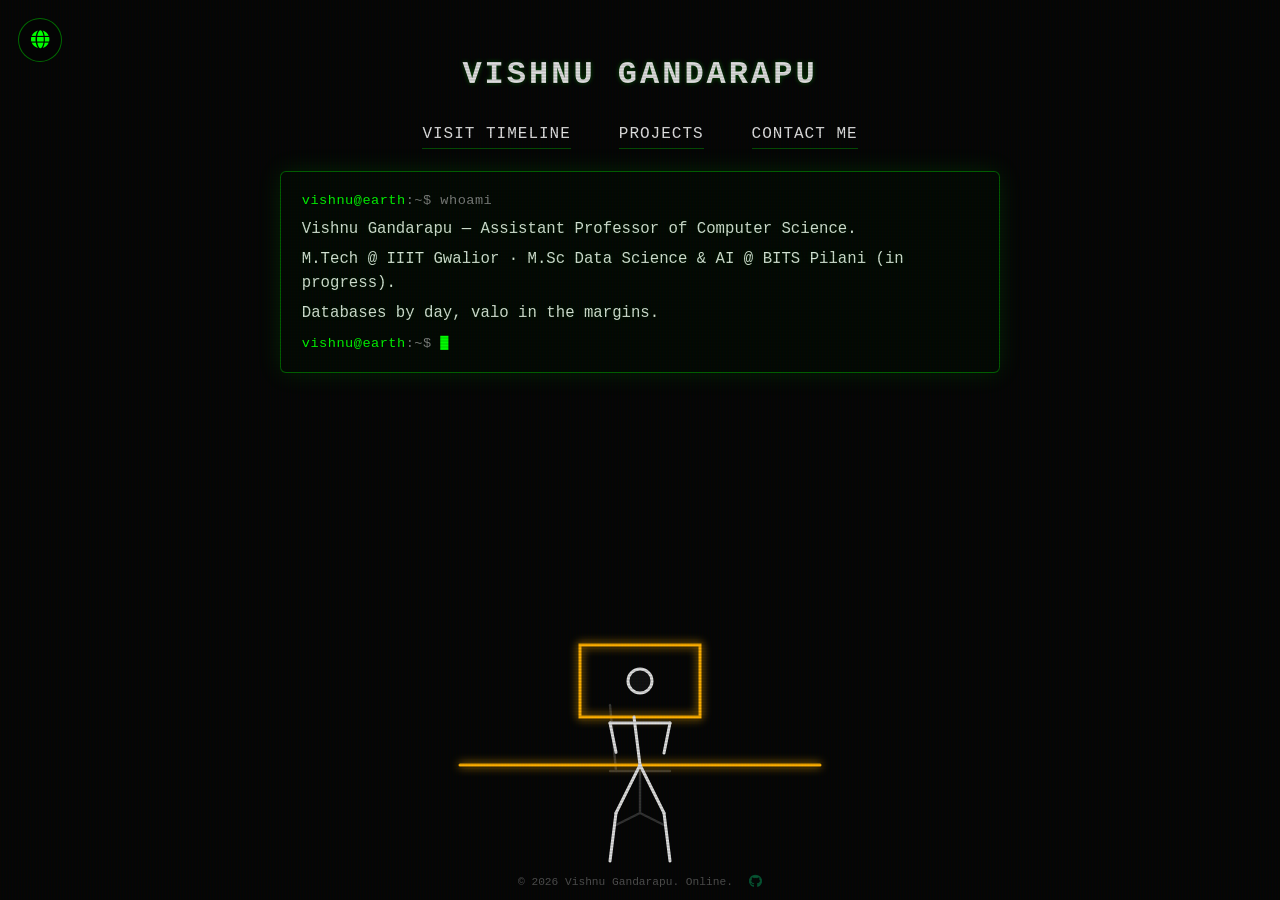
<file: index.html>
<!DOCTYPE html>
<html lang="en">

<head>
    <!-- ========== META INFORMATION ========== -->
    <!-- Character encoding and viewport settings for mobile responsiveness -->
    <meta charset="UTF-8">
    <meta name="viewport" content="width=device-width, initial-scale=1.0">
    <meta name="description"
        content="Vishnu Gandarapu — Assistant Professor of Computer Science. Databases, security, and applied engineering.">
    <meta name="author" content="Vishnu Gandarapu">
    <meta name="theme-color" content="#050505">
    <link rel="canonical" href="https://www.vishnugandarapu.in/">

    <!-- Page title shown in browser tab -->
    <title>Vishnu Gandarapu</title>

    <!-- ========== SOCIAL SHARING (Open Graph / Twitter) ========== -->
    <!-- Controls the preview card shown when the link is shared on -->
    <!-- LinkedIn, WhatsApp, X, Slack, etc. Replace og-image with a -->
    <!-- dedicated 1200x630 image for the best-looking card. -->
    <meta property="og:type" content="website">
    <meta property="og:site_name" content="Vishnu Gandarapu">
    <meta property="og:title" content="Vishnu Gandarapu">
    <meta property="og:description"
        content="Assistant Professor of Computer Science. Databases, security, and applied engineering.">
    <meta property="og:url" content="https://www.vishnugandarapu.in/">
    <meta property="og:image" content="https://www.vishnugandarapu.in/favicon/android-chrome-512x512.png">
    <meta name="twitter:card" content="summary_large_image">
    <meta name="twitter:title" content="Vishnu Gandarapu">
    <meta name="twitter:description"
        content="Assistant Professor of Computer Science.">
    <meta name="twitter:image" content="https://www.vishnugandarapu.in/favicon/android-chrome-512x512.png">

    <!-- ========== STYLESHEETS ========== -->
    <!-- Main stylesheet for hacker/terminal aesthetic -->
    <link rel="preload" href="./homepage/logz.txt" as="fetch" crossorigin>
    <link rel="stylesheet" href="./homepage/index.css">

    <!-- ========== FAVICON & PWA ========== -->
    <!-- Favicon files for different devices and browser tabs -->
    <link rel="apple-touch-icon" sizes="180x180" href="./favicon/apple-touch-icon.png">
    <link rel="icon" type="image/png" sizes="32x32" href="./favicon/favicon-32x32.png">
    <link rel="icon" type="image/png" sizes="16x16" href="./favicon/favicon-16x16.png">
    <!-- PWA manifest for installable web app -->
    <link rel="manifest" href="./favicon/site.webmanifest">

    <!-- ========== EXTERNAL LIBRARIES ========== -->
    <!-- Font Awesome icons for social media links and UI elements -->
    <link rel="stylesheet" href="https://cdnjs.cloudflare.com/ajax/libs/font-awesome/6.4.0/css/all.min.css" />
</head>

<body>

    <!-- ========== DISCO SPECTRUM TOGGLE ========== -->
    <!-- Top-left globe button. Click "irradiates" the background with an -->
    <!-- animated spectrum of the log-text palette, like an old radio dial. -->
    <button id="disco-toggle" type="button" aria-pressed="false" title="Disco mode"
        aria-label="Toggle disco spectrum background">
        <i class="fa-solid fa-globe"></i>
    </button>

    <!-- Full-screen spectrum layer (behind everything). Hidden until toggled. -->
    <div id="spectrum-bg" aria-hidden="true"></div>

    <!-- ========== UI LAYER: Hero and Navigation ========== -->
    <!-- Contains: Hero name title and navigation links to other pages -->
    <!-- z-index: 50 - appears above canvas animation, below scanlines -->
    <div id="ui-layer">
        <h1 class="hero-name">Vishnu Gandarapu</h1>

        <!-- Navigation links to subpages -->
        <div class="nav-links">
            <a class="cyber-link" href="timeline/">Visit Timeline</a>
            <a class="cyber-link" href="projects/">Projects</a>
            <a class="cyber-link" href="contact/">Contact Me</a>
        </div>

        <!-- ========== ABOUT CARD: terminal `whoami` bio ========== -->
        <!-- Fills the central space and gives a real, human introduction -->
        <!-- for the visitors who want substance, not just the animation. -->
        <section id="about-card" aria-label="About Vishnu Gandarapu">
            <p class="about-prompt"><span class="about-user">vishnu@earth</span>:~$ whoami</p>
            <p class="about-line">Vishnu Gandarapu — Assistant Professor of Computer Science.</p>
            <p class="about-line">M.Tech @ IIIT Gwalior &middot; M.Sc Data Science &amp; AI @ BITS Pilani (in progress).</p>
            <p class="about-line">Databases by day, valo in the margins.</p>
            <p class="about-prompt about-cursor"><span class="about-user">vishnu@earth</span>:~$ <span
                    class="blink">&#9608;</span></p>
        </section>
    </div>

    <!-- ========== LOG STREAM: Terminal Display ========== -->
    <!-- Shows random logs in terminal style, simulating "system activity" -->
    <!-- Logs loaded from logz.txt file via JavaScript -->
    <!-- Updated every 600-1800ms with random log entries -->
    <div id="log-stream"></div>

    <!-- ========== FOOTER: Status Message ========== -->
    <!-- Shows copyright and system status message at bottom of page -->
    <div id="footer">
        &copy; 2026 Vishnu Gandarapu. Online.
        <span class="footer-profiles">
            <a href="https://github.com/gv1shnu" target="_blank" rel="noopener" title="GitHub"><i
                    class="fa-brands fa-github"></i></a>
        </span>
    </div>

    <!-- ========== CANVAS: Animation Layer ========== -->
    <!-- HTML5 Canvas where the animated avatar is drawn -->
    <!-- Rendered from index.js - shows stick figure character with different states -->
    <!-- z-index: 1 - behind all UI elements -->
    <canvas id="hacker-den"></canvas>

    <!-- ========== SCRIPTS ========== -->
    <!-- Main JavaScript for animation and log system -->
    <script src="./homepage/index.js" defer></script>

    <!-- Analytics: GoatCounter (tracks page views) -->
    <script data-goatcounter="https://vgin.goatcounter.com/count" async src="//gc.zgo.at/count.js" defer>
    </script>

</body>

</html>
</file>
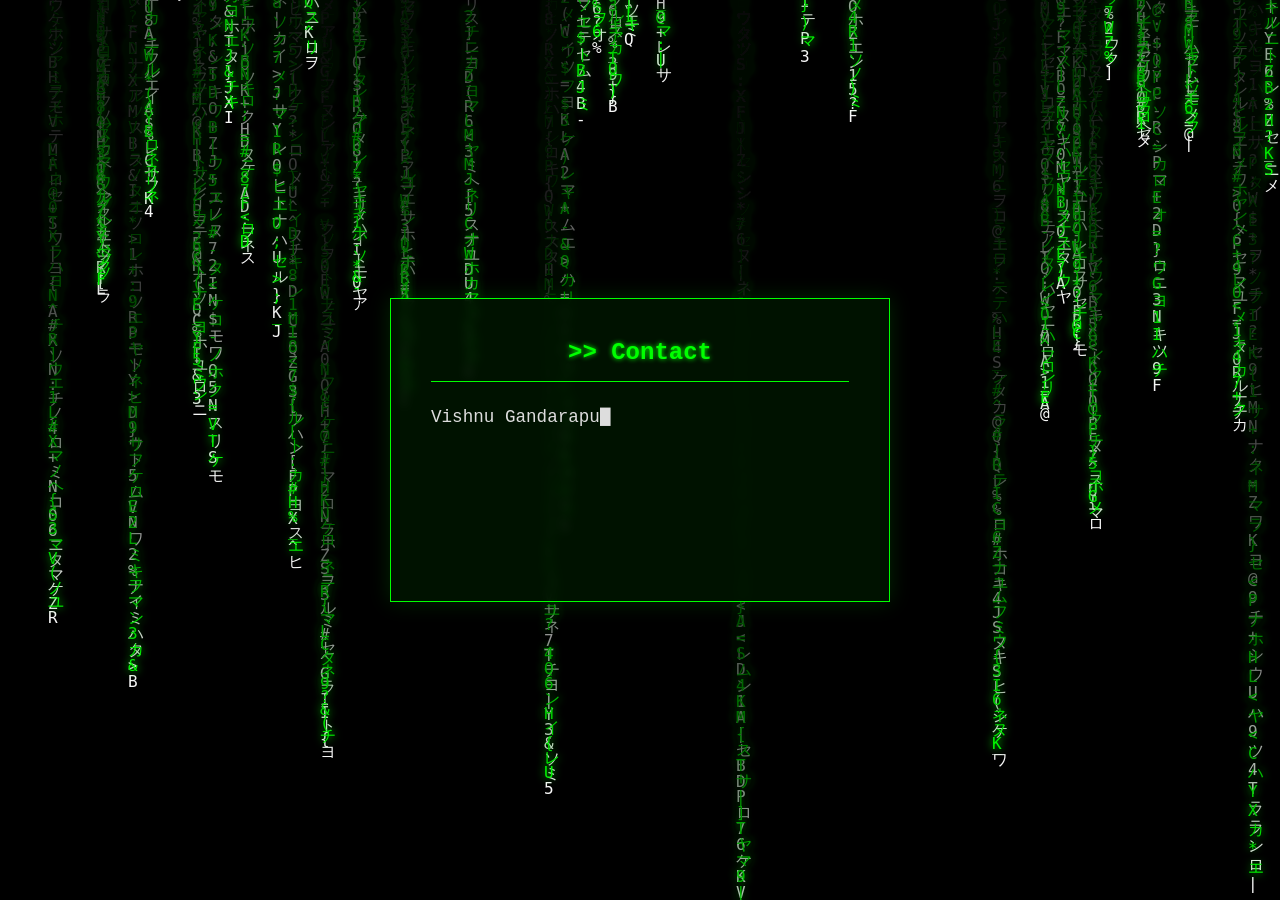
<file: contact/index.html>
<!DOCTYPE html>
<html lang="en">

<head>
    <!-- ========== META INFORMATION ========== -->
    <meta charset="UTF-8">
    <meta name="viewport" content="width=device-width, initial-scale=1.0">
    <meta name="description"
        content="Get in touch with Vishnu Gandarapu — Assistant Professor of Computer Science and Certified Ethical Hacker.">
    <meta name="author" content="Vishnu Gandarapu">
    <meta name="theme-color" content="#050505">
    <link rel="canonical" href="https://www.vishnugandarapu.in/contact/">

    <title>Contact - Vishnu Gandarapu</title>

    <!-- ========== SOCIAL SHARING (Open Graph / Twitter) ========== -->
    <meta property="og:type" content="website">
    <meta property="og:site_name" content="Vishnu Gandarapu">
    <meta property="og:title" content="Contact — Vishnu Gandarapu">
    <meta property="og:description"
        content="Reach Vishnu Gandarapu — Assistant Professor of Computer Science and Certified Ethical Hacker.">
    <meta property="og:url" content="https://www.vishnugandarapu.in/contact/">
    <meta property="og:image" content="https://www.vishnugandarapu.in/favicon/android-chrome-512x512.png">
    <meta name="twitter:card" content="summary_large_image">
    <meta name="twitter:title" content="Contact — Vishnu Gandarapu">
    <meta name="twitter:description"
        content="Reach Vishnu Gandarapu — Assistant Professor of Computer Science and Certified Ethical Hacker.">
    <meta name="twitter:image" content="https://www.vishnugandarapu.in/favicon/android-chrome-512x512.png">

    <!-- ========== EXTERNAL LIBRARIES ========== -->
    <!-- Font Awesome icons for social media links (LinkedIn, Twitter, Email) -->
    <link rel="stylesheet" href="https://cdnjs.cloudflare.com/ajax/libs/font-awesome/6.5.1/css/all.min.css">

    <!-- ========== STYLESHEETS ========== -->
    <!-- Contact page styles (terminal/hacker aesthetic) -->
    <link rel="stylesheet" href="contact.css">

    <!-- ========== FAVICON & PWA ========== -->
    <!-- Favicon files for different devices and browser tabs -->
    <link rel="apple-touch-icon" sizes="180x180" href="../favicon/apple-touch-icon.png">
    <link rel="icon" type="image/png" sizes="32x32" href="../favicon/favicon-32x32.png">
    <link rel="icon" type="image/png" sizes="16x16" href="../favicon/favicon-16x16.png">
    <!-- PWA manifest for installable web app -->
    <link rel="manifest" href="../favicon/site.webmanifest">
</head>

<body>
    <!-- ========== MATRIX RAIN BACKGROUND ========== -->
    <!-- Animated digital rain canvas rendered behind all content -->
    <canvas id="matrix-bg" aria-hidden="true"></canvas>

    <!-- ========== CRT SCANLINE OVERLAY ========== -->
    <!-- Visual effect simulating old monitor scan lines -->
    <!-- z-index: 10 - overlays content but below interactive elements -->
    <div class="scanlines"></div>

    <!-- ========== CONTACT CONTAINER ========== -->
    <!-- Main content box with contact information and social links -->
    <div class="contact-container">
        <!-- Header with terminal-style title (typed out) -->
        <h2 class="typed-line" data-type=">> Contact"></h2>

        <!-- Contact introduction (typed out sequentially) -->
        <p class="typed-line" data-type="Vishnu Gandarapu"></p>

        <!-- ========== SOCIAL LINKS ROW ========== -->
        <!-- Direct contact channels only. -->
        <!-- Revealed after typewriter sequence completes -->
        <div class="social-row reveal-on-typed" style="opacity: 0;">
            <!-- LinkedIn Profile Link -->
            <a class="link glitch-hover" href="https://linkedin.com/in/vishnu-gandarapu"
                target="_blank" rel="noopener noreferrer" aria-label="LinkedIn" title="LinkedIn">
                <i class="fab fa-linkedin"></i>
            </a>

            <!-- Email Contact Link -->
            <a class="link glitch-hover" href="mailto:vishnugandarapu.dev@gmail.com"
                aria-label="Email" title="Email">
                <i class="fas fa-envelope"></i>
            </a>
        </div>

        <!-- ========== BACK NAVIGATION ========== -->
        <a class="back-btn reveal-on-typed" href="../" style="opacity: 0;">[ RETURN ]</a>
    </div>

    <!-- Matrix rain animation -->
    <script src="matrix-rain.js" defer></script>

    <!-- Terminal typewriter + glitch effects -->
    <script src="contact.js" defer></script>

    <!-- ========== ANALYTICS ========== -->
    <!-- GoatCounter tracking for page views -->
    <script data-goatcounter="https://vgin.goatcounter.com/count" async src="//gc.zgo.at/count.js" defer>
    </script>

</body>

</html>
</file>
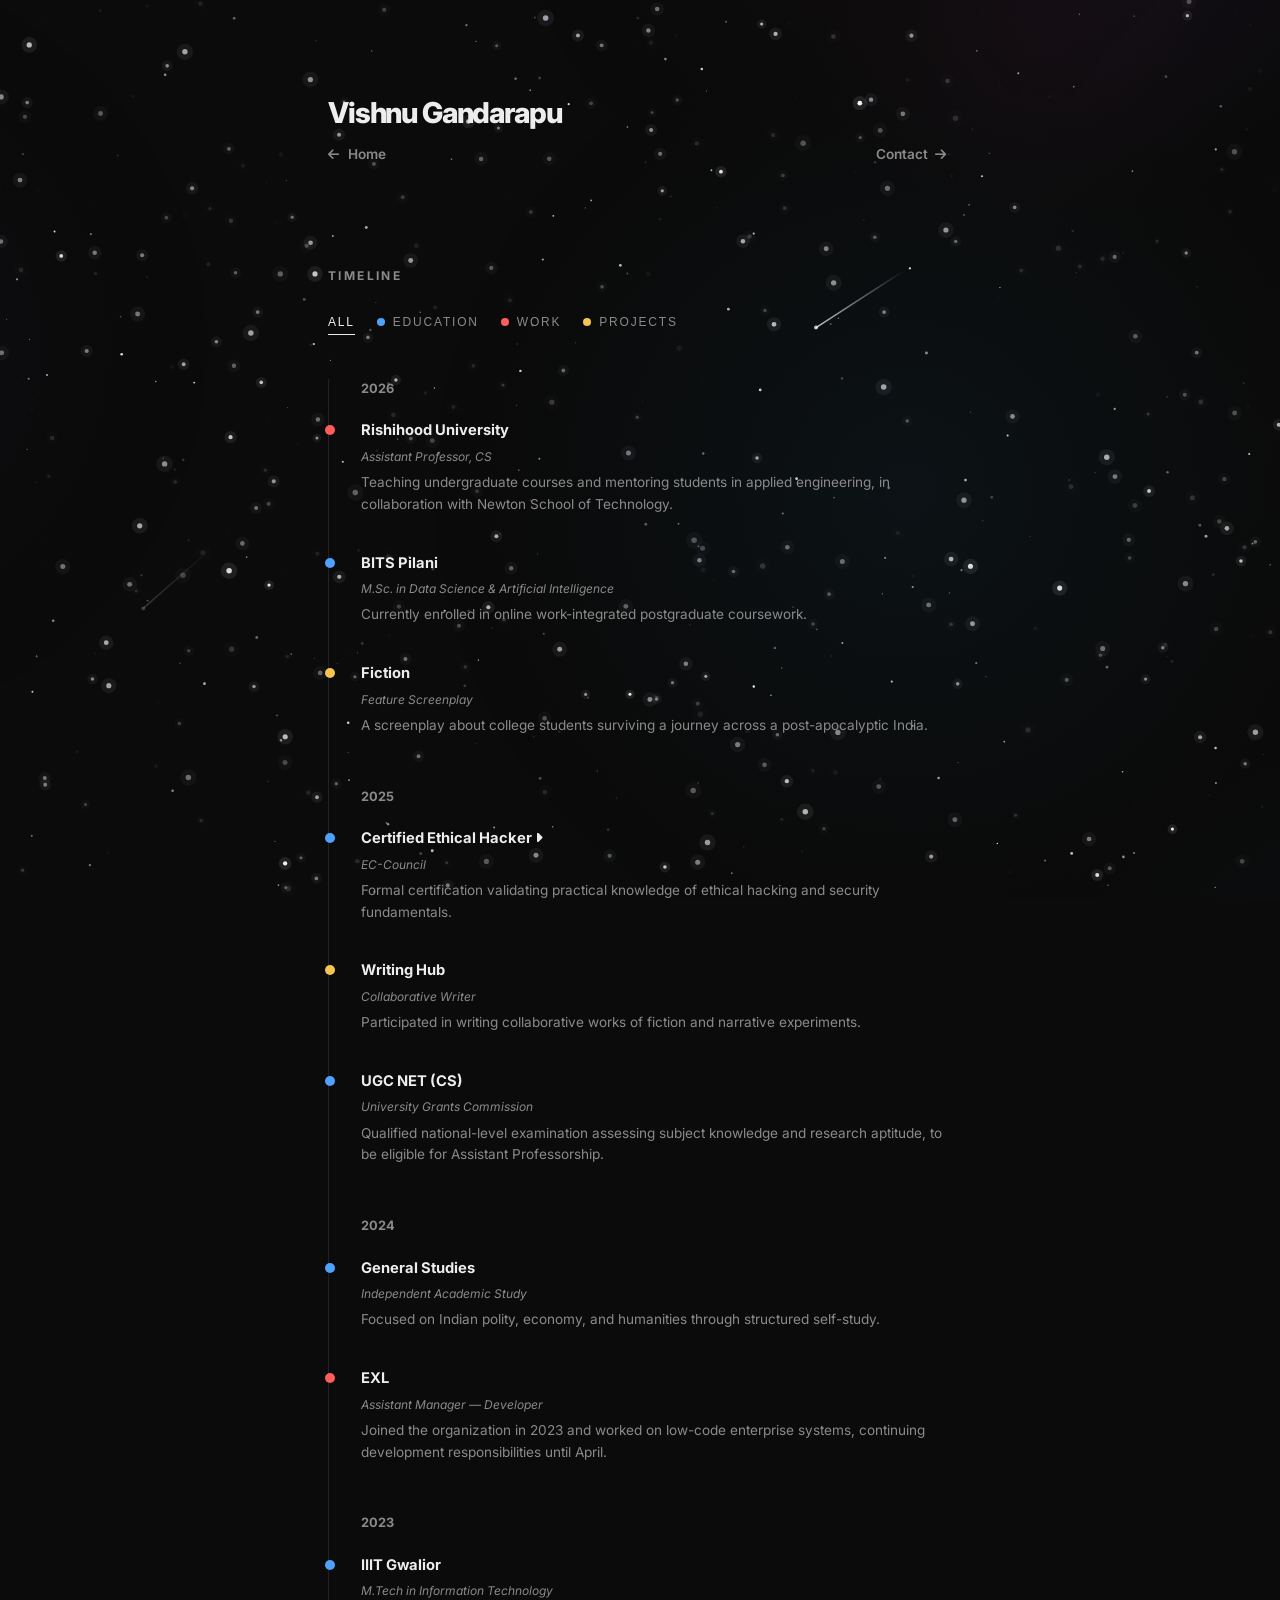
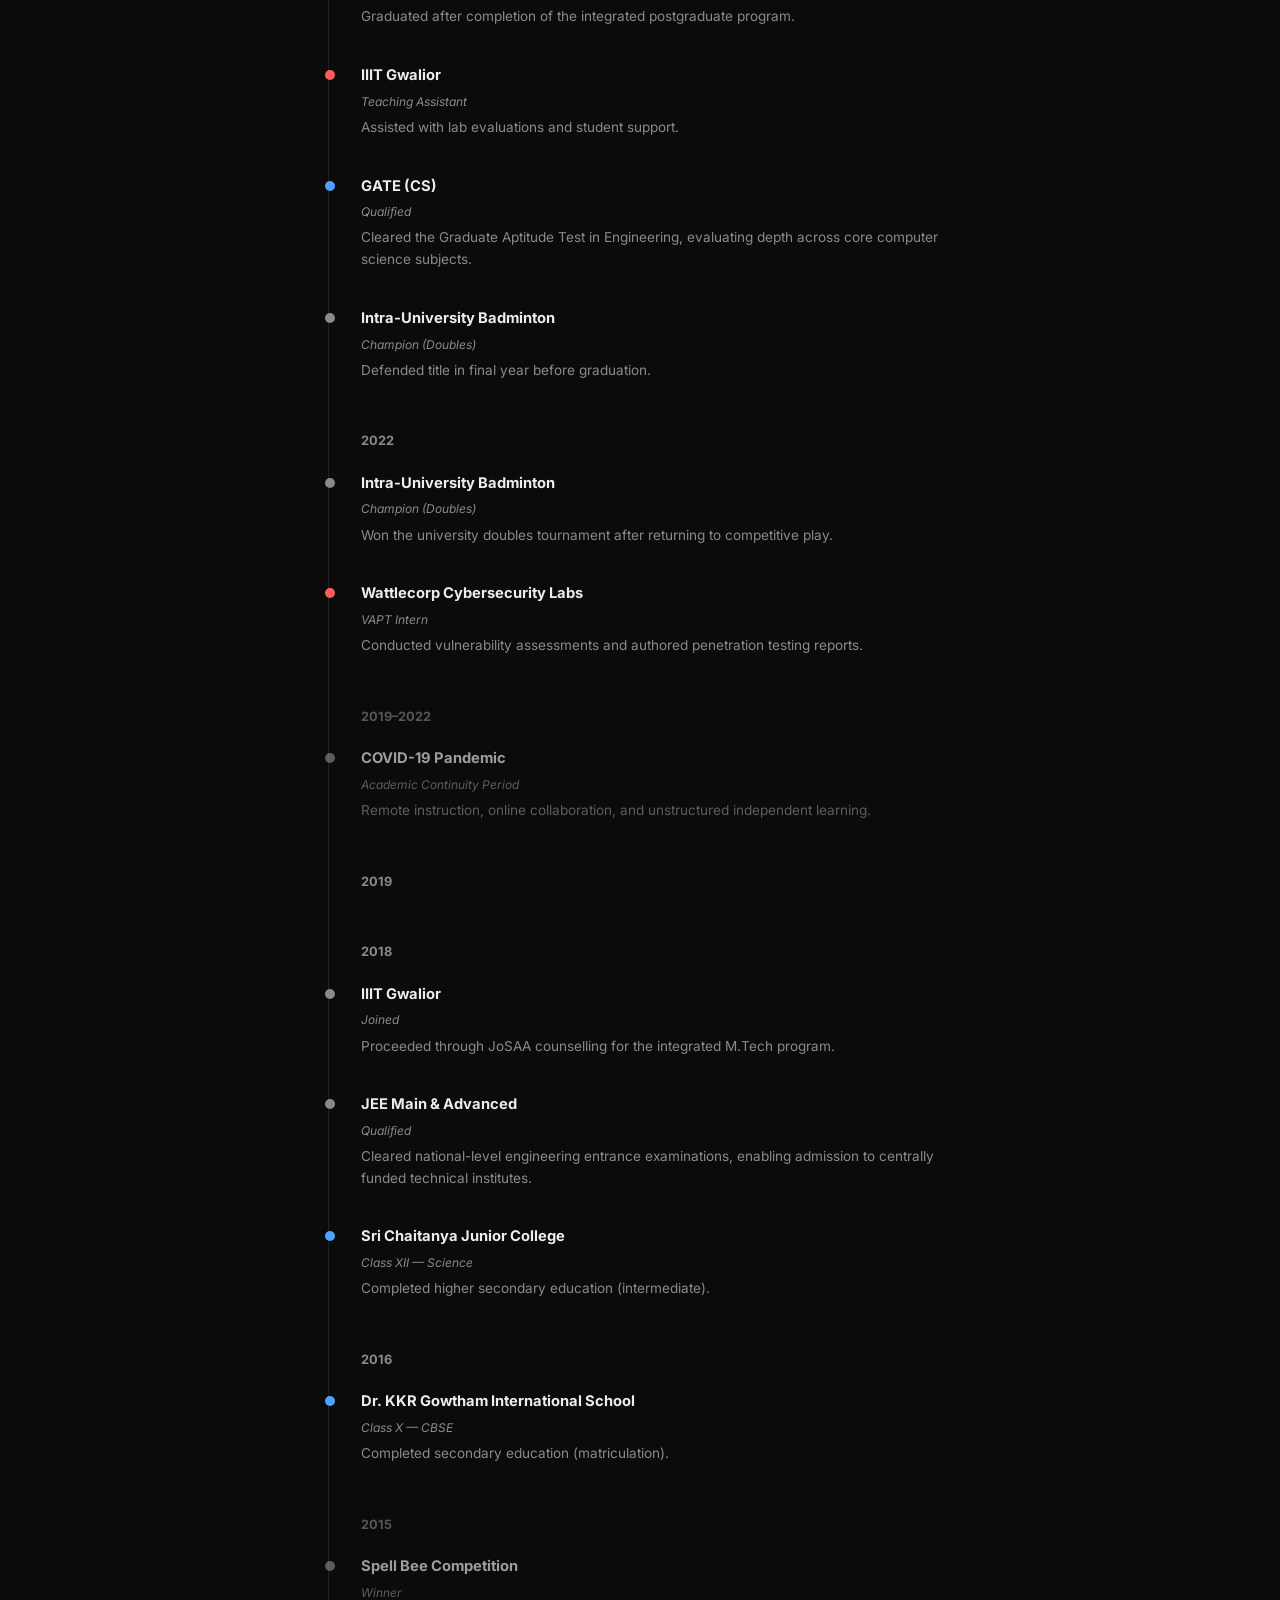
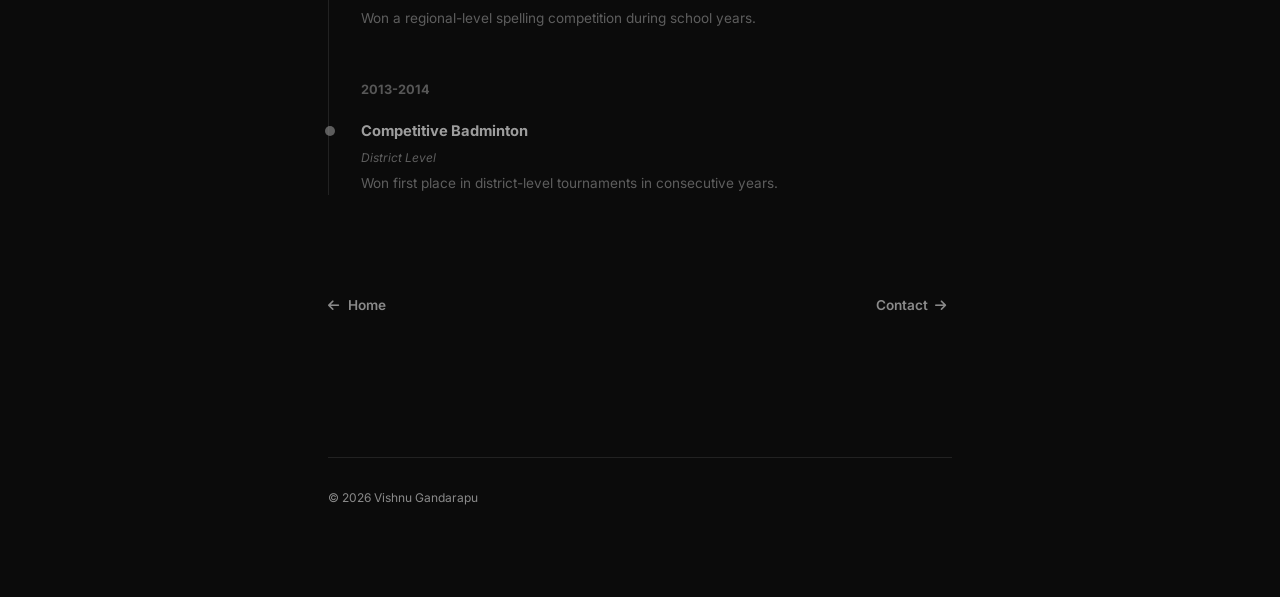
<file: timeline/index.html>
<!DOCTYPE html>
<html lang="en">

<head>
    <!-- ========== META INFORMATION ========== -->
    <meta charset="UTF-8" />
    <meta name="viewport" content="width=device-width, initial-scale=1.0" />
    <meta name="description"
        content="A chronological timeline of Vishnu Gandarapu — education, work, and projects across computer science, security, and data.">
    <meta name="author" content="Vishnu Gandarapu" />
    <meta name="theme-color" content="#0b0b0b" />
    <link rel="canonical" href="https://www.vishnugandarapu.in/timeline/" />

    <title>Timeline - Vishnu Gandarapu</title>

    <!-- ========== SOCIAL SHARING (Open Graph / Twitter) ========== -->
    <meta property="og:type" content="website" />
    <meta property="og:site_name" content="Vishnu Gandarapu" />
    <meta property="og:title" content="Timeline — Vishnu Gandarapu" />
    <meta property="og:description"
        content="Education, work, and projects across computer science, security, and data." />
    <meta property="og:url" content="https://www.vishnugandarapu.in/timeline/" />
    <meta property="og:image" content="https://www.vishnugandarapu.in/favicon/android-chrome-512x512.png" />
    <meta name="twitter:card" content="summary_large_image" />
    <meta name="twitter:title" content="Timeline — Vishnu Gandarapu" />
    <meta name="twitter:description"
        content="Education, work, and projects across computer science, security, and data." />
    <meta name="twitter:image" content="https://www.vishnugandarapu.in/favicon/android-chrome-512x512.png" />

    <!-- ========== GOOGLE FONTS ========== -->
    <!-- Import Inter font with weights 400, 600, 800 for typography hierarchy -->
    <!-- Preconnect for performance optimization -->
    <link rel="preconnect" href="https://fonts.googleapis.com" />
    <link rel="preconnect" href="https://fonts.gstatic.com" crossorigin />
    <link href="https://fonts.googleapis.com/css2?family=Inter:wght@400;600;800&display=swap" rel="stylesheet" />

    <!-- ========== FAVICON & PWA ========== -->
    <!-- Favicon files for different devices and browser tabs -->
    <link rel="apple-touch-icon" sizes="180x180" href="../favicon/apple-touch-icon.png">
    <link rel="icon" type="image/png" sizes="32x32" href="../favicon/favicon-32x32.png">
    <link rel="icon" type="image/png" sizes="16x16" href="../favicon/favicon-16x16.png">
    <!-- PWA manifest for installable web app -->
    <link rel="manifest" href="../favicon/site.webmanifest">

    <!-- ========== EXTERNAL LIBRARIES ========== -->
    <!-- Font Awesome icons for social media links and UI elements -->
    <link rel="stylesheet" href="https://cdnjs.cloudflare.com/ajax/libs/font-awesome/6.5.1/css/all.min.css" />

    <!-- ========== STYLESHEETS ========== -->
    <!-- Timeline page styles (clean, minimal design with vertical timeline) -->
    <link rel="stylesheet" href="timeline.css" />
</head>

<body>
    <!-- ========== SPACE BACKGROUND CANVAS ========== -->
    <!-- Full-page animated starfield rendered behind all content -->
    <canvas id="space-bg" aria-hidden="true"></canvas>

    <!-- ========== MAIN CONTAINER ========== -->
    <!-- Constrains content width for optimal readability -->
    <main class="container">

        <!-- ========== PAGE HEADER ========== -->
        <!-- Page title and navigation back link -->
        <header class="header">
            <h1>Vishnu Gandarapu</h1>
            <!-- Navigation links: Home (left), Contact (right) -->
            <div class="header-links">
                <a href="../" class="back-link">
                    <i class="fa-solid fa-arrow-left"></i>
                    Home
                </a>
                <a href="../contact/" class="back-link right-link">
                    Contact
                    <i class="fa-solid fa-arrow-right"></i>
                </a>
            </div>
        </header>

        <!-- ========== TIMELINE SECTION ========== -->
        <!-- Main content: filtered chronological timeline of achievements -->
        <section class="section">
            <h2 class="section-label">Timeline</h2>

            <!-- ========== FILTER BUTTONS ========== -->
            <!-- Users can click to filter timeline by category -->
            <!-- data-filter attribute controls which items to show -->
            <nav class="timeline-nav">
                <button class="active" data-filter="all">All</button>
                <button data-filter="edu">
                    <span class="filter-dot filter-edu" aria-hidden="true"></span>
                    Education
                </button>
                <button data-filter="work">
                    <span class="filter-dot filter-work" aria-hidden="true"></span>
                    Work
                </button>
                <button data-filter="project">
                    <span class="filter-dot filter-project" aria-hidden="true"></span>
                    Projects
                </button>
            </nav>

            <!-- ========== TIMELINE ITEMS ========== -->
            <!-- Chronological list with year headers and color-coded dots -->
            <!-- Each item has a class indicating its type (edu/work/project) -->
            <!-- JavaScript filters visibility based on selected category -->
            <div class="timeline">

                <!-- YEAR HEADER: 2026 -->
                <div class="timeline-year">2026</div>

                <!-- Career update -->
                <div class="timeline-item work">
                    <h3>Rishihood University</h3>
                    <p><em>Assistant Professor, CS</em></p>
                    <p>Teaching undergraduate courses and mentoring students in applied engineering, in collaboration
                        with Newton School of Technology.</p>
                </div>

                <!-- EDUCATION: BITS Pilani (Master's) -->
                <div class="timeline-item edu">
                    <h3>BITS Pilani</h3>
                    <p><em>M.Sc. in Data Science & Artificial Intelligence</em></p>
                    <p>Currently enrolled in online work-integrated postgraduate coursework.</p>
                </div>

                <!-- PROJECT: Fiction -->
                <div class="timeline-item project">
                    <h3>
                        Fiction
                        <!-- Fiction is not public right now — links hidden until it's live again.
                        <a href="https://github.com/gv1shnu/fiction" target="_blank" rel="noopener noreferrer"
                            aria-label="Fiction on GitHub">
                            <i class="fab fa-github"></i>
                        </a>
                        <a href="http://www.vishnugandarapu.in/fiction/" target="_blank" rel="noopener noreferrer"
                            aria-label="Read Fiction">
                            <i class="fa-solid fa-arrow-up-right-from-square"></i>
                        </a>
                        -->
                    </h3>
                    <p><em>Feature Screenplay</em></p>
                    <p>A screenplay about college students surviving a journey across a post-apocalyptic India.</p>
                </div>

                <!-- YEAR HEADER: 2025 -->
                <div class="timeline-year">2025</div>

                <!-- EDUCATION: CEH Certification -->
                <div class="timeline-item edu">
                    <h3>
                        Certified Ethical Hacker
                        <!-- Link to verify certification badge -->
                        <a href="https://aspen.eccouncil.org/VerifyBadge?type=certification&a=qE1jJF3CCmXqbFQYtRFdXBNN6WMARt71Vyv9ujyaYtA="
                            target="_blank" rel="noopener">
                            <i class="fa-solid fa-caret-right"></i>
                        </a>
                    </h3>
                    <p><em>EC-Council</em></p>
                    <p>Formal certification validating practical knowledge of ethical hacking and security fundamentals.
                    </p>
                </div>

                <!-- PROJECT: Writing Hub -->
                <div class="timeline-item project">
                    <h3>Writing Hub</h3>
                    <p><em>Collaborative Writer</em></p>
                    <p>Participated in writing collaborative works of fiction and narrative experiments.</p>
                </div>

                <!-- EDUCATION: UGC NET Qualification -->
                <div class="timeline-item edu">
                    <h3>UGC NET (CS)</h3>
                    <p><em>University Grants Commission</em></p>
                    <p>Qualified national-level examination assessing subject knowledge and research aptitude, to be
                        eligible for Assistant Professorship.</p>
                </div>

                <!-- YEAR HEADER: 2024 -->
                <div class="timeline-year">2024</div>

                <!-- EDUCATION: General Studies -->
                <div class="timeline-item edu">
                    <h3>General Studies</h3>
                    <p><em>Independent Academic Study</em></p>
                    <p>Focused on Indian polity, economy, and humanities through structured self-study.</p>
                </div>

                <!-- WORK: EXL (Apr 2024 - End) -->
                <div class="timeline-item work">
                    <h3>EXL</h3>
                    <p><em>Assistant Manager — Developer</em></p>
                    <p>Joined the organization in 2023 and worked on low-code enterprise systems, continuing development
                        responsibilities until April.</p>
                </div>

                <!-- YEAR HEADER: 2023 -->
                <div class="timeline-year">2023</div>

                <!-- EDUCATION: IIIT Gwalior M.Tech Graduation -->
                <div class="timeline-item edu">
                    <h3>IIIT Gwalior</h3>
                    <p><em>M.Tech in Information Technology</em></p>
                    <p>Graduated after completion of the integrated postgraduate program.</p>
                </div>

                <!-- WORK: Teaching Assistant at IIIT -->
                <div class="timeline-item work">
                    <h3>IIIT Gwalior</h3>
                    <p><em>Teaching Assistant</em></p>
                    <p>Assisted with lab evaluations and student support.</p>
                </div>

                <!-- EDUCATION: GATE Qualification -->
                <div class="timeline-item edu">
                    <h3>GATE (CS)</h3>
                    <p><em>Qualified</em></p>
                    <p>Cleared the Graduate Aptitude Test in Engineering, evaluating depth across core computer science
                        subjects.</p>
                </div>

                <!-- PROJECT: Sports Achievement -->
                <div class="timeline-item">
                    <h3>Intra-University Badminton</h3>
                    <p><em>Champion (Doubles)</em></p>
                    <p>Defended title in final year before graduation.</p>
                </div>

                <!-- YEAR HEADER: 2022 -->
                <div class="timeline-year">2022</div>

                <!-- PROJECT: Badminton Championship -->
                <div class="timeline-item">
                    <h3>Intra-University Badminton </h3>
                    <p><em>Champion (Doubles)</em></p>
                    <p>Won the university doubles tournament after returning to competitive play.</p>
                </div>

                <!-- WORK: Wattlecorp Cybersecurity Internship -->
                <div class="timeline-item work">
                    <h3>Wattlecorp Cybersecurity Labs</h3>
                    <p><em>VAPT Intern</em></p>
                    <p>Conducted vulnerability assessments and authored penetration testing reports.</p>
                </div>

                <!-- YEAR HEADER: COVID PERIOD (Muted/Less prominent) -->
                <div class="timeline-year muted">2019–2022</div>

                <!-- COVID-19 PERIOD: Lower prominence but documented for completeness -->
                <div class="timeline-item muted">
                    <h3>COVID-19 Pandemic</h3>
                    <p><em>Academic Continuity Period</em></p>
                    <p>Remote instruction, online collaboration, and unstructured independent learning.</p>
                </div>

                <!-- YEAR HEADER: 2019 -->
                <div class="timeline-year">2019</div>

                <!-- YEAR HEADER: 2018 -->
                <div class="timeline-year">2018</div>

                <!-- EDUCATION: IIIT Gwalior Admission -->
                <div class="timeline-item">
                    <h3>IIIT Gwalior</h3>
                    <p><em>Joined</em></p>
                    <p>Proceeded through JoSAA counselling for the integrated M.Tech program.</p>
                </div>

                <!-- EDUCATION: JEE Qualification -->
                <div class="timeline-item">
                    <h3>JEE Main & Advanced</h3>
                    <p><em>Qualified</em></p>
                    <p>Cleared national-level engineering entrance examinations, enabling admission to centrally funded
                        technical institutes.</p>
                </div>

                <!-- EDUCATION: High School completion -->
                <div class="timeline-item edu">
                    <h3>Sri Chaitanya Junior College</h3>
                    <p><em>Class XII — Science</em></p>
                    <p>Completed higher secondary education (intermediate).</p>
                </div>

                <!-- YEAR HEADER: 2016 -->
                <div class="timeline-year">2016</div>

                <!-- EDUCATION: Secondary school -->
                <div class="timeline-item edu">
                    <h3>Dr. KKR Gowtham International School</h3>
                    <p><em>Class X — CBSE</em></p>
                    <p>Completed secondary education (matriculation).</p>
                </div>

                <!-- MUTED YEAR HEADER: Earlier achievements -->
                <div class="timeline-year muted">2015</div>

                <!-- PROJECT: Spelling Bee (Muted - less relevant) -->
                <div class="timeline-item muted">
                    <h3>Spell Bee Competition</h3>
                    <p><em>Winner</em></p>
                    <p>Won a regional-level spelling competition during school years.</p>
                </div>

                <!-- MUTED YEAR RANGE: Childhood sports -->
                <div class="timeline-year muted">2013-2014</div>

                <!-- PROJECT: Childhood sports (Muted - less relevant in career context) -->
                <div class="timeline-item muted">
                    <h3>Competitive Badminton</h3>
                    <p><em>District Level</em></p>
                    <p>Won first place in district-level tournaments in consecutive years.</p>
                </div>

            </div>
        </section>

        <div class="header-links">
            <a href="../" class="back-link">
                <i class="fa-solid fa-arrow-left"></i>
                Home
            </a>
            <a href="../contact/" class="back-link right-link">
                Contact
                <i class="fa-solid fa-arrow-right"></i>
            </a>
        </div>

        <!-- ========== PAGE FOOTER ========== -->
        <footer class="footer">
            <p>&copy; 2026 Vishnu Gandarapu</p>
        </footer>

    </main>

    <!-- ========== SCRIPTS ========== -->
    <!-- Timeline filtering functionality -->
    <script src="timeline.js" defer></script>

    <!-- Space background animation -->
    <script src="space-bg.js" defer></script>

    <!-- Analytics: GoatCounter -->
    <script data-goatcounter="https://vgin.goatcounter.com/count" async src="//gc.zgo.at/count.js" defer>
    </script>
</body>

</html>
</file>
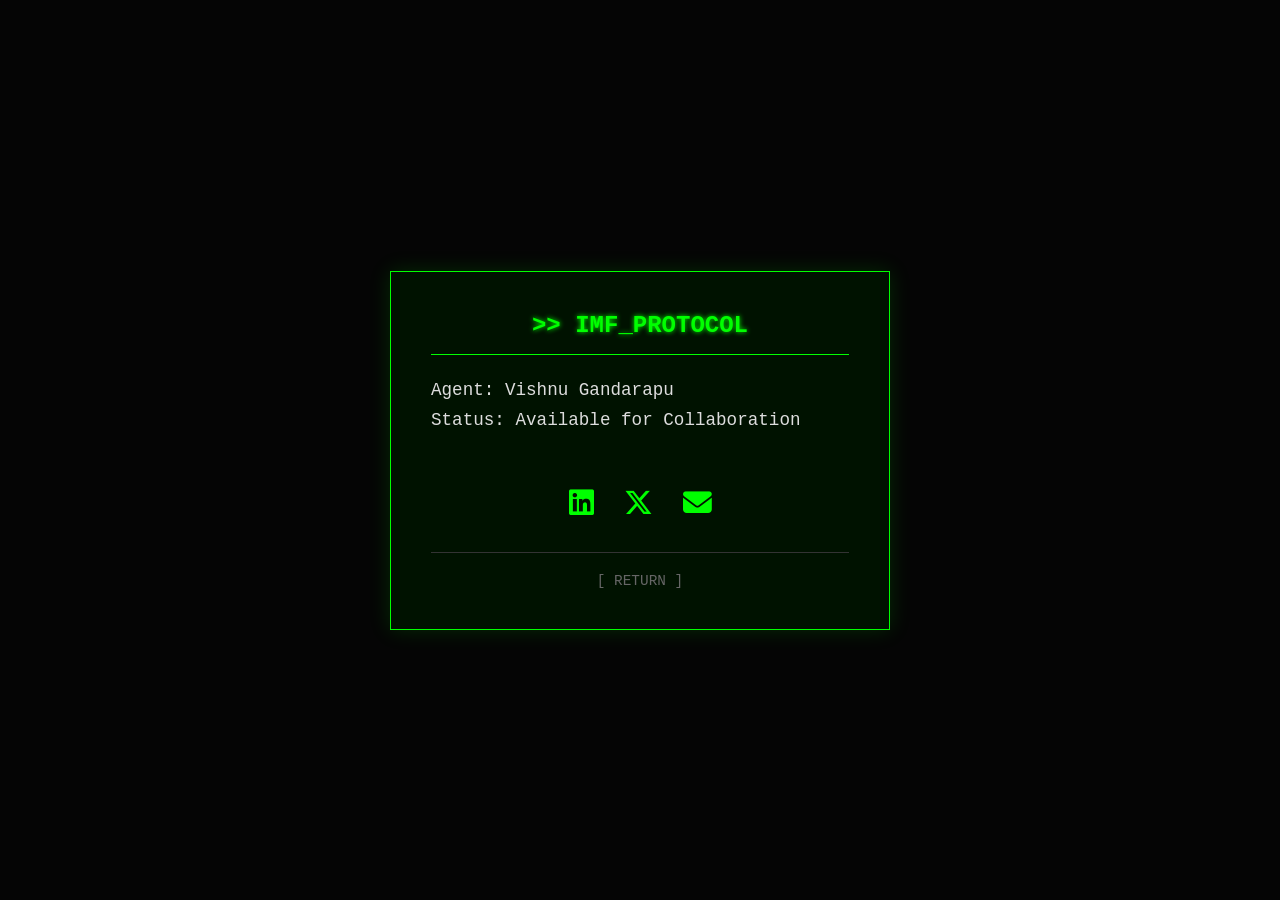
<file: contact.html>
<!DOCTYPE html>
<html lang="en">

<head>
    <!-- ========== META INFORMATION ========== -->
    <meta charset="UTF-8">
    <meta name="viewport" content="width=device-width, initial-scale=1.0">
    <meta name="description" content="Connect with Vishnu Gandarapu.">

    <title>Contact - Vishnu Gandarapu</title>

    <!-- ========== EXTERNAL LIBRARIES ========== -->
    <!-- Font Awesome icons for social media links (LinkedIn, Twitter, Email) -->
    <link rel="stylesheet" href="https://cdnjs.cloudflare.com/ajax/libs/font-awesome/6.5.1/css/all.min.css">

    <!-- ========== STYLESHEETS ========== -->
    <!-- Contact page styles (terminal/hacker aesthetic) -->
    <link rel="stylesheet" href="contact.css">
</head>

<body>

    <!-- ========== CRT SCANLINE OVERLAY ========== -->
    <!-- Visual effect simulating old monitor scan lines -->
    <!-- z-index: 10 - overlays content but below interactive elements -->
    <div class="scanlines"></div>

    <!-- ========== CONTACT CONTAINER ========== -->
    <!-- Main content box with contact information and social links -->
    <div class="contact-container">
        <!-- Header with terminal-style title -->
        <h2>>> IMF_PROTOCOL</h2>

        <!-- Contact introduction -->
        <p>Agent: Vishnu Gandarapu</p>
        <p>Status: Available for Collaboration</p>

        <br>

        <!-- ========== SOCIAL LINKS ROW ========== -->
        <!-- LinkedIn, Twitter/X, and Email links with Font Awesome icons -->
        <!-- These are external links that open in new tabs -->
        <div class="social-row">
            <!-- LinkedIn Profile Link -->
            <a class="link" href="https://linkedin.com/in/vishnu-gandarapu" target="_blank">
                <i class="fab fa-linkedin"></i>
            </a>

            <!-- Twitter/X Profile Link -->
            <a class="link" href="https://x.com/vishnusensei" target="_blank">
                <i class="fa-brands fa-x-twitter"></i>
            </a>

            <!-- Email Contact Link -->
            <a class="link" href="mailto:vishnugandarapu.dev@gmail.com">
                <i class="fas fa-envelope"></i>
            </a>
        </div>

        <!-- ========== BACK NAVIGATION ========== -->
        <!-- Link to return to home page -->
        <a class="back-btn" href="index.html">[ RETURN ]</a>
    </div>

    <!-- ========== ANALYTICS ========== -->
    <!-- GoatCounter tracking for page views -->
    <script data-goatcounter="https://vgin.goatcounter.com/count" async src="//gc.zgo.at/count.js" defer>
    </script>

</body>

</html>
</file>
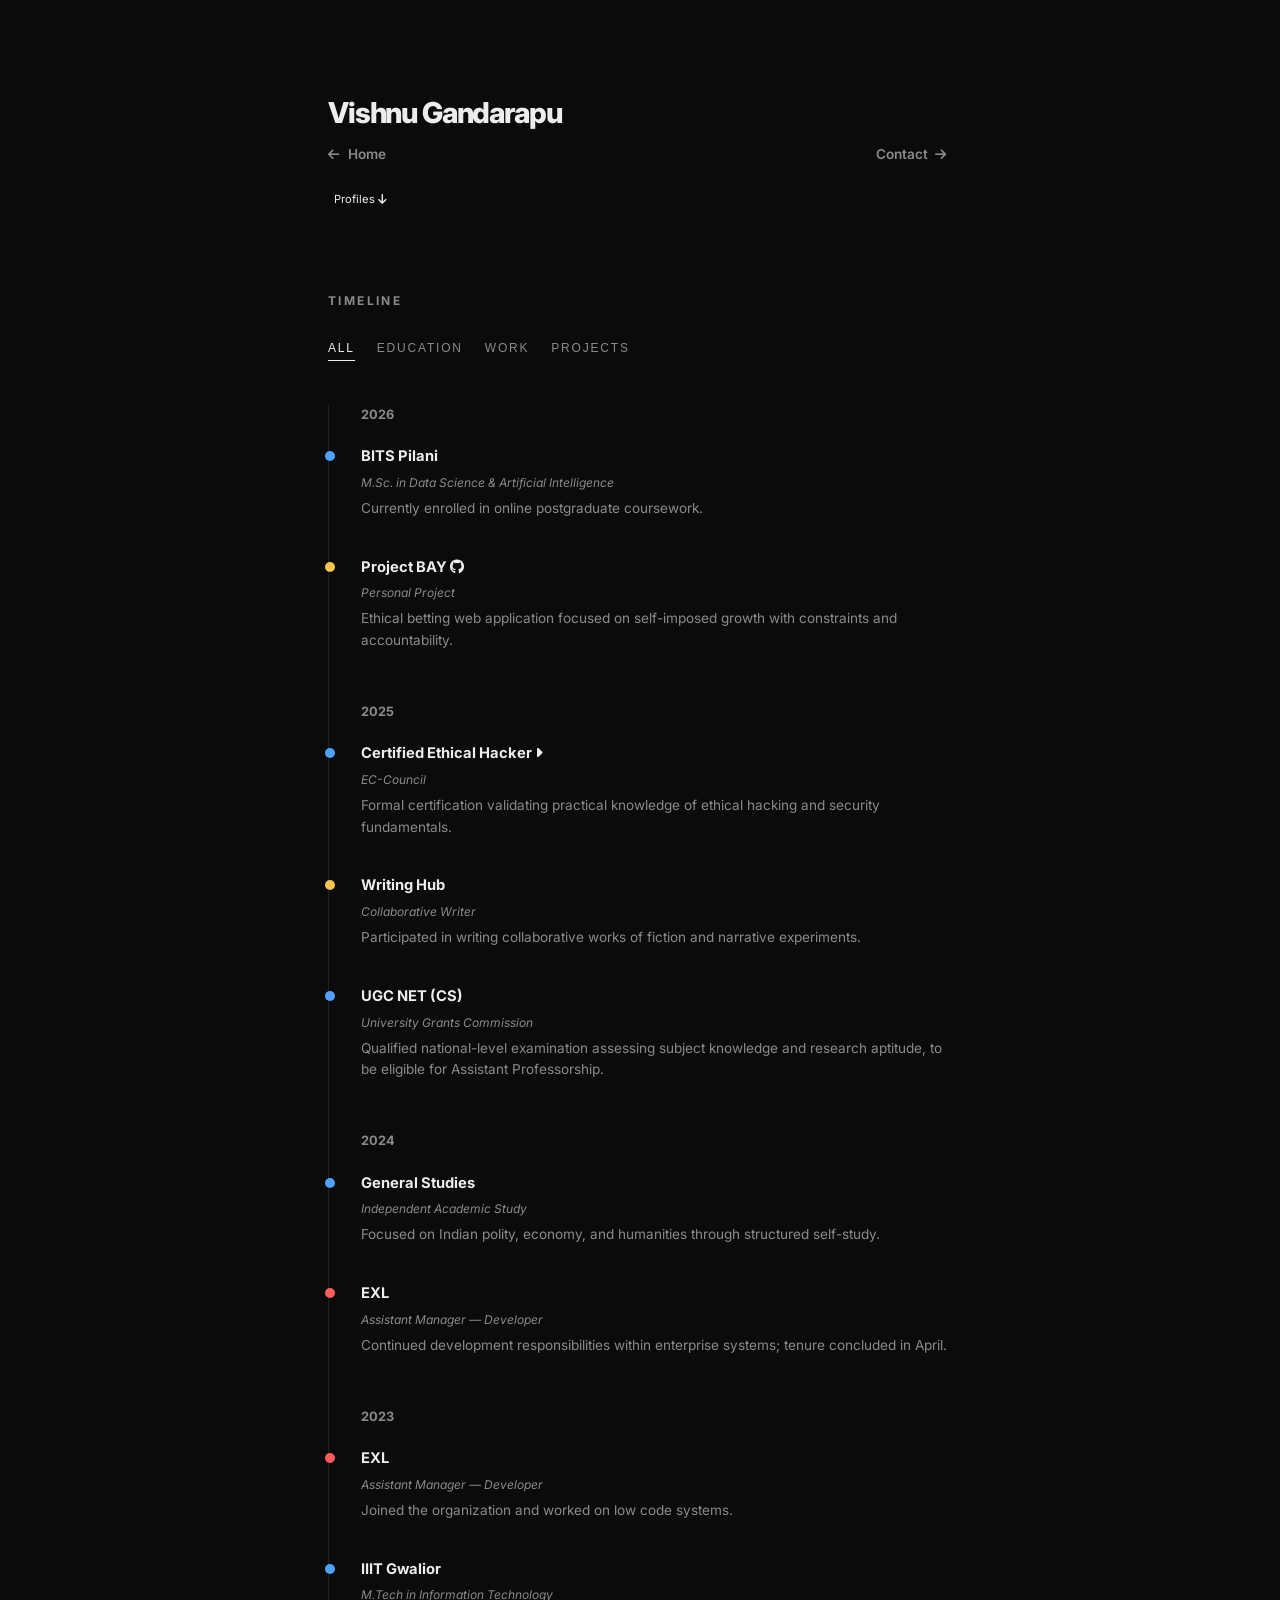
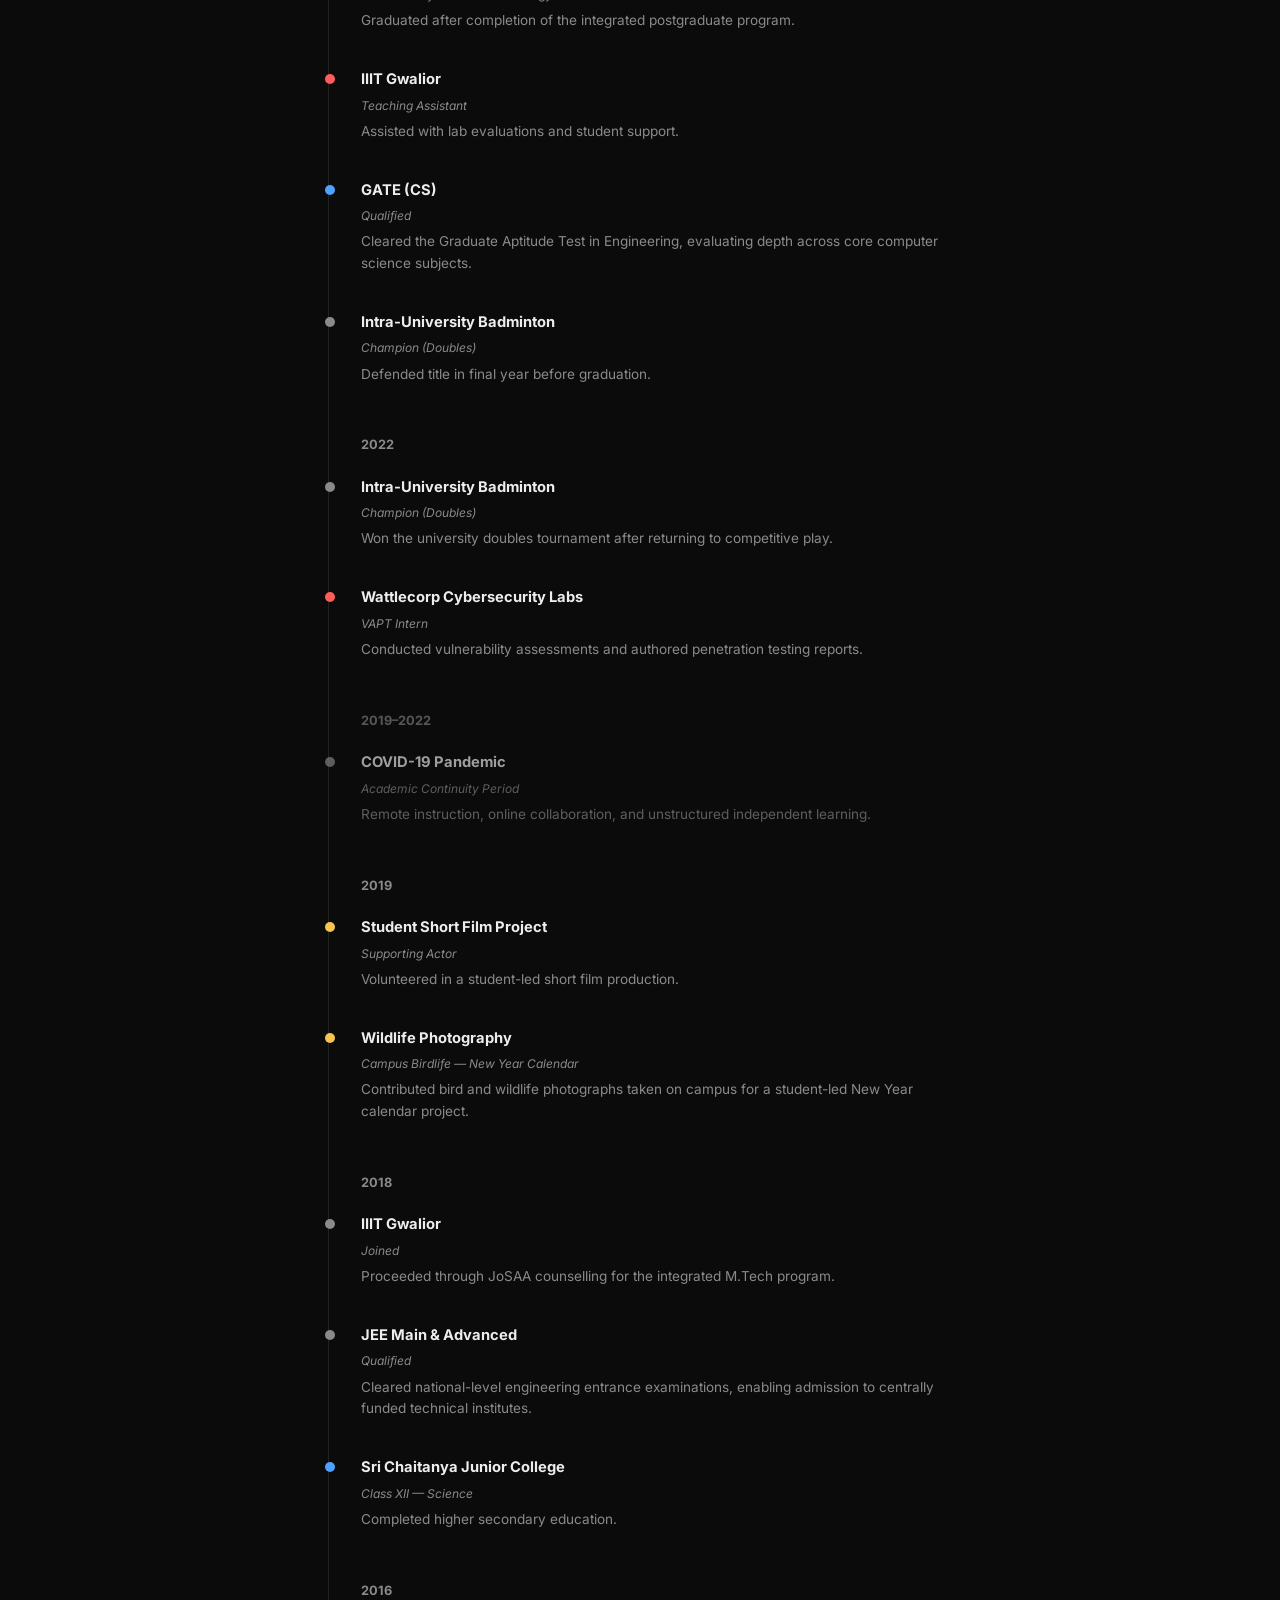
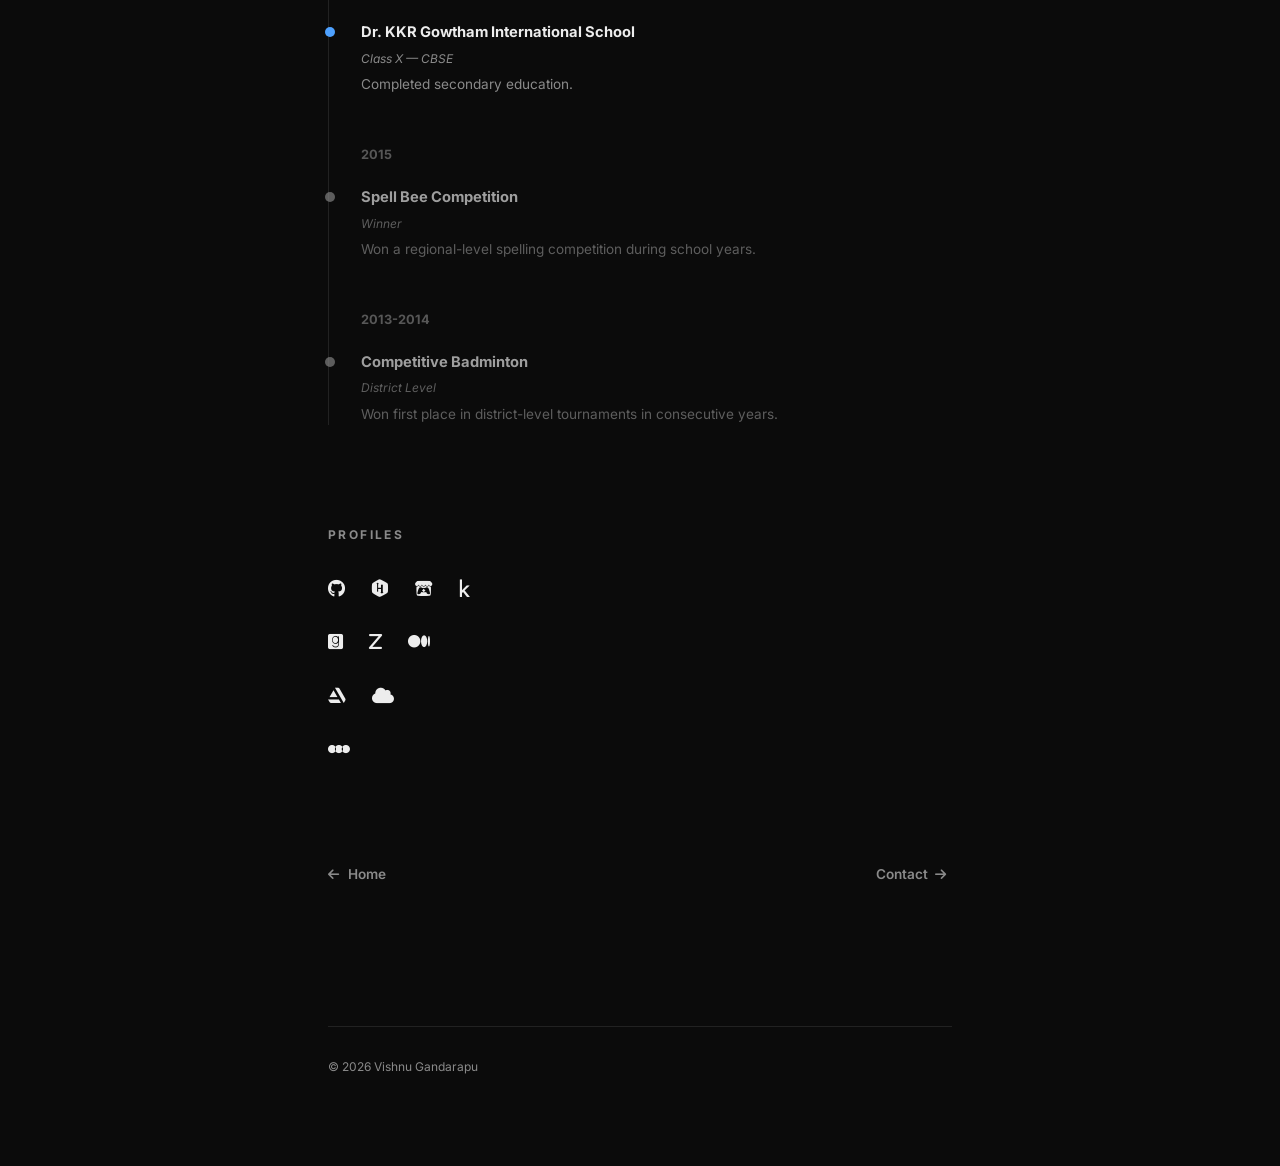
<file: timeline.html>
<!DOCTYPE html>
<html lang="en">

<head>
    <!-- ========== META INFORMATION ========== -->
    <meta charset="UTF-8" />
    <meta name="viewport" content="width=device-width, initial-scale=1.0" />
    <meta name="description" content="Professional timeline of Vishnu Gandarapu">

    <title>Timeline - Vishnu Gandarapu</title>

    <!-- ========== GOOGLE FONTS ========== -->
    <!-- Import Inter font with weights 400, 600, 800 for typography hierarchy -->
    <!-- Preconnect for performance optimization -->
    <link rel="preconnect" href="https://fonts.googleapis.com" />
    <link rel="preconnect" href="https://fonts.gstatic.com" crossorigin />
    <link href="https://fonts.googleapis.com/css2?family=Inter:wght@400;600;800&display=swap" rel="stylesheet" />

    <!-- ========== FAVICON & PWA ========== -->
    <!-- Favicon files for different devices and browser tabs -->
    <link rel="apple-touch-icon" sizes="180x180" href="/apple-touch-icon.png">
    <link rel="icon" type="image/png" sizes="32x32" href="/favicon-32x32.png">
    <link rel="icon" type="image/png" sizes="16x16" href="/favicon-16x16.png">
    <!-- PWA manifest for installable web app -->
    <link rel="manifest" href="/site.webmanifest">

    <!-- ========== EXTERNAL LIBRARIES ========== -->
    <!-- Font Awesome icons for social media links and UI elements -->
    <link rel="stylesheet" href="https://cdnjs.cloudflare.com/ajax/libs/font-awesome/6.5.1/css/all.min.css" />
 
    <!-- ========== STYLESHEETS ========== -->
    <!-- Timeline page styles (clean, minimal design with vertical timeline) -->
    <link rel="stylesheet" href="timeline.css" />
</head>

<body>
    <!-- ========== MAIN CONTAINER ========== -->
    <!-- Constrains content width for optimal readability -->
    <main class="container">

        <!-- ========== PAGE HEADER ========== -->
        <!-- Page title and navigation back link -->
        <header class="header">
            <h1>Vishnu Gandarapu</h1>
            <!-- Navigation links: Home (left), Contact (right) -->
            <div class="header-links">
                <a href="index.html" class="back-link">
                    <i class="fa-solid fa-arrow-left"></i>
                    Home
                </a>
                <a href="contact.html" class="back-link right-link">
                    Contact
                    <i class="fa-solid fa-arrow-right"></i>
                </a>
            </div>
            <a href="#profiles" class="down-pointer" title="Go to Profiles">
                Profiles
                <i class="fa-solid fa-arrow-down"></i>
            </a>
        </header>

        <!-- ========== TIMELINE SECTION ========== -->
        <!-- Main content: filtered chronological timeline of achievements -->
        <section class="section">
            <h2 class="section-label">Timeline</h2>

            <!-- ========== FILTER BUTTONS ========== -->
            <!-- Users can click to filter timeline by category -->
            <!-- data-filter attribute controls which items to show -->
            <nav class="timeline-nav">
                <button class="active" data-filter="all">All</button>
                <button data-filter="edu">Education</button>
                <button data-filter="work">Work</button>
                <button data-filter="project">Projects</button>
            </nav>

            <!-- ========== TIMELINE ITEMS ========== -->
            <!-- Chronological list with year headers and color-coded dots -->
            <!-- Each item has a class indicating its type (edu/work/project) -->
            <!-- JavaScript filters visibility based on selected category -->
            <div class="timeline">

                <!-- YEAR HEADER: 2026 -->
                <div class="timeline-year">2026</div>
                    
                    <!-- EDUCATION: BITS Pilani (Master's) -->
                    <div class="timeline-item edu">
                        <h3>BITS Pilani</h3>
                        <p><em>M.Sc. in Data Science & Artificial Intelligence</em></p>
                        <p>Currently enrolled in online postgraduate coursework.</p>
                    </div>

                    <!-- PROJECT: Project BAY -->
                    <div class="timeline-item project">
                        <h3>
                            Project BAY
                            <!-- External link to GitHub repository -->
                            <a href="https://github.com/gv1shnu/project-bay" target="_blank" rel="noopener">
                                <i class="fab fa-github"></i>
                            </a>
                        </h3>
                        <p><em>Personal Project</em></p>
                        <p>Ethical betting web application focused on self-imposed growth with constraints and
                            accountability.</p>
                    </div>

                <!-- YEAR HEADER: 2025 -->
                <div class="timeline-year">2025</div>

                    <!-- EDUCATION: CEH Certification -->
                    <div class="timeline-item edu">
                        <h3>
                            Certified Ethical Hacker
                            <!-- Link to verify certification badge -->
                            <a href="https://aspen.eccouncil.org/VerifyBadge?type=certification&a=qE1jJF3CCmXqbFQYtRFdXBNN6WMARt71Vyv9ujyaYtA="
                                target="_blank" rel="noopener">
                                <i class="fa-solid fa-caret-right"></i>
                            </a>
                        </h3>
                        <p><em>EC-Council</em></p>
                        <p>Formal certification validating practical knowledge of ethical hacking and security fundamentals.
                        </p>
                    </div>

                    <!-- PROJECT: Writing Hub -->
                    <div class="timeline-item project">
                        <h3>Writing Hub</h3>
                        <p><em>Collaborative Writer</em></p>
                        <p>Participated in writing collaborative works of fiction and narrative experiments.</p>
                    </div>

                    <!-- EDUCATION: UGC NET Qualification -->
                    <div class="timeline-item edu">
                        <h3>UGC NET (CS)</h3>
                        <p><em>University Grants Commission</em></p>
                        <p>Qualified national-level examination assessing subject knowledge and research aptitude, to be
                            eligible for Assistant Professorship.</p>
                    </div>

                <!-- YEAR HEADER: 2024 -->
                <div class="timeline-year">2024</div>

                    <!-- EDUCATION: General Studies -->
                    <div class="timeline-item edu">
                        <h3>General Studies</h3>
                        <p><em>Independent Academic Study</em></p>
                        <p>Focused on Indian polity, economy, and humanities through structured self-study.</p>
                    </div>

                    <!-- WORK: EXL (Apr 2024 - End) -->
                    <div class="timeline-item work">
                        <h3>EXL</h3>
                        <p><em>Assistant Manager — Developer</em></p>
                        <p>Continued development responsibilities within enterprise systems; tenure concluded in April.</p>
                    </div>

                <!-- YEAR HEADER: 2023 -->
                <div class="timeline-year">2023</div>

                    <!-- WORK: EXL (Start of 2023) -->
                    <div class="timeline-item work">
                        <h3>EXL</h3>
                        <p><em>Assistant Manager — Developer</em></p>
                        <p>Joined the organization and worked on low code systems.</p>
                    </div>

                    <!-- EDUCATION: IIIT Gwalior M.Tech Graduation -->
                    <div class="timeline-item edu">
                        <h3>IIIT Gwalior</h3>
                        <p><em>M.Tech in Information Technology</em></p>
                        <p>Graduated after completion of the integrated postgraduate program.</p>
                    </div>

                    <!-- WORK: Teaching Assistant at IIIT -->
                    <div class="timeline-item work">
                        <h3>IIIT Gwalior</h3>
                        <p><em>Teaching Assistant</em></p>
                        <p>Assisted with lab evaluations and student support.</p>
                    </div>

                    <!-- EDUCATION: GATE Qualification -->
                    <div class="timeline-item edu">
                        <h3>GATE (CS)</h3>
                        <p><em>Qualified</em></p>
                        <p>Cleared the Graduate Aptitude Test in Engineering, evaluating depth across core computer science
                            subjects.</p>
                    </div>

                    <!-- PROJECT: Sports Achievement -->
                    <div class="timeline-item">
                        <h3>Intra-University Badminton</h3>
                        <p><em>Champion (Doubles)</em></p>
                        <p>Defended title in final year before graduation.</p>
                    </div>

                <!-- YEAR HEADER: 2022 -->
                <div class="timeline-year">2022</div>

                    <!-- PROJECT: Badminton Championship -->
                    <div class="timeline-item">
                        <h3>Intra-University Badminton </h3>
                        <p><em>Champion (Doubles)</em></p>
                        <p>Won the university doubles tournament after returning to competitive play.</p>
                    </div>

                    <!-- WORK: Wattlecorp Cybersecurity Internship -->
                    <div class="timeline-item work">
                        <h3>Wattlecorp Cybersecurity Labs</h3>
                        <p><em>VAPT Intern</em></p>
                        <p>Conducted vulnerability assessments and authored penetration testing reports.</p>
                    </div>

                <!-- YEAR HEADER: COVID PERIOD (Muted/Less prominent) -->
                <div class="timeline-year muted">2019–2022</div>

                    <!-- COVID-19 PERIOD: Lower prominence but documented for completeness -->
                    <div class="timeline-item muted">
                        <h3>COVID-19 Pandemic</h3>
                        <p><em>Academic Continuity Period</em></p>
                        <p>Remote instruction, online collaboration, and unstructured independent learning.</p>
                    </div>

                <!-- YEAR HEADER: 2019 -->
                <div class="timeline-year">2019</div>

                    <!-- PROJECT: Film -->
                    <div class="timeline-item project">
                        <h3>Student Short Film Project</h3>
                        <p><em>Supporting Actor</em></p>
                        <p>Volunteered in a student-led short film production.</p>
                    </div>

                    <!-- PROJECT: Photography -->
                    <div class="timeline-item project">
                        <h3>Wildlife Photography</h3>
                        <p><em>Campus Birdlife — New Year Calendar</em></p>
                        <p>Contributed bird and wildlife photographs taken on campus for a student-led New Year calendar
                            project.</p>
                    </div>

                <!-- YEAR HEADER: 2018 -->
                <div class="timeline-year">2018</div>

                    <!-- EDUCATION: IIIT Gwalior Admission -->
                    <div class="timeline-item">
                        <h3>IIIT Gwalior</h3>
                        <p><em>Joined</em></p>
                        <p>Proceeded through JoSAA counselling for the integrated M.Tech program.</p>
                    </div>

                    <!-- EDUCATION: JEE Qualification -->
                    <div class="timeline-item">
                        <h3>JEE Main & Advanced</h3>
                        <p><em>Qualified</em></p>
                        <p>Cleared national-level engineering entrance examinations, enabling admission to centrally funded
                            technical institutes.</p>
                    </div>

                    <!-- EDUCATION: High School completion -->
                    <div class="timeline-item edu">
                        <h3>Sri Chaitanya Junior College</h3>
                        <p><em>Class XII — Science</em></p>
                        <p>Completed higher secondary education.</p>
                    </div>

                <!-- YEAR HEADER: 2016 -->
                <div class="timeline-year">2016</div>

                    <!-- EDUCATION: Secondary school -->
                    <div class="timeline-item edu">
                        <h3>Dr. KKR Gowtham International School</h3>
                        <p><em>Class X — CBSE</em></p>
                        <p>Completed secondary education.</p>
                    </div>

                <!-- MUTED YEAR HEADER: Earlier achievements -->
                <div class="timeline-year muted">2015</div>

                    <!-- PROJECT: Spelling Bee (Muted - less relevant) -->
                    <div class="timeline-item muted">
                        <h3>Spell Bee Competition</h3>
                        <p><em>Winner</em></p>
                        <p>Won a regional-level spelling competition during school years.</p>
                    </div>

                <!-- MUTED YEAR RANGE: Childhood sports -->
                <div class="timeline-year muted">2013-2014</div>

                    <!-- PROJECT: Childhood sports (Muted - less relevant in career context) -->
                    <div class="timeline-item muted">
                        <h3>Competitive Badminton</h3>
                        <p><em>District Level</em></p>
                        <p>Won first place in district-level tournaments in consecutive years.</p>
                    </div>

            </div>
        </section>

        <!-- ========== PROFILES SECTION ========== -->
        <!-- Social and professional profile links -->
        <!-- Grouped by type of platform -->
        <section class="section" id="profiles">
            <h2 class="section-label">Profiles</h2>

            <!-- Development & Tech Platforms -->
            <div class="profiles">
                <a href="https://github.com/gv1shnu" target="_blank" title="GitHub">
                    <i class="fa-brands fa-github"></i>
                </a>
                <a href="https://www.hackerrank.com/profile/ordinarianx" target="_blank" rel="noopener">
                    <i class="fab fa-hackerrank"></i>
                </a>
                <a href="https://dancingwithdeath.itch.io" target="_blank" rel="noopener">
                    <i class="fa-brands fa-itch-io"></i>
                </a>
                <a href="https://www.kaggle.com/chaotickaggler" target="_blank" rel="noopener">
                    <i class="fab fa-kaggle"></i>
                </a>
            </div>

            <br />

            <!-- Reading & Research Platforms -->
            <div class="profiles">
                <a href="https://www.goodreads.com/ordinarianx" target="_blank" rel="noopener">
                    <i class="fab fa-goodreads"></i>
                </a>
                <a href="https://www.zotero.com/marginofterror" target="_blank" rel="noopener">
                    <i class="fa-solid fa-z"></i>
                </a>
                <a href="https://whisperblast.medium.com" target="_blank">
                    <i class="fa-brands fa-medium"></i>                
                </a>
            </div>

            <br />

             <!-- Art and Misc. Platforms -->
            <div class="profiles">
                <a href="https://gv1shnu.artstation.com/" target="_blank" rel="noopener">
                    <i class="fa-brands fa-artstation"></i>
                </a>
                <a href="https://tryhackme.com/p/ordinarianx" target="_blank" rel="noopener">
                    <i class="fa fa-cloud"></i>
                </a> 
            </div>
            
            <br />

            <!-- hehe -->
            <div class="profiles">
                <a href="https://letterboxd.com/whisperbomb/" target="_blank" rel="noopener">
                    <i class="fa-brands fa-letterboxd"></i>
                </a>
            </div>
        </section>

        <div class="header-links">
            <a href="index.html" class="back-link">
                <i class="fa-solid fa-arrow-left"></i>
                Home
            </a>
            <a href="contact.html" class="back-link right-link">
                Contact
                <i class="fa-solid fa-arrow-right"></i>
            </a>
        </div>

        <!-- ========== PAGE FOOTER ========== -->
        <footer class="footer">
            <p>&copy; 2026 Vishnu Gandarapu</p>
        </footer>

    </main>

    <!-- ========== SCRIPTS ========== -->
    <!-- Timeline filtering functionality -->
    <script src="timeline.js" defer></script>

    <!-- Analytics: GoatCounter -->
    <script data-goatcounter="https://vgin.goatcounter.com/count" async src="//gc.zgo.at/count.js" defer>
    </script>
</body>

</html>
</file>
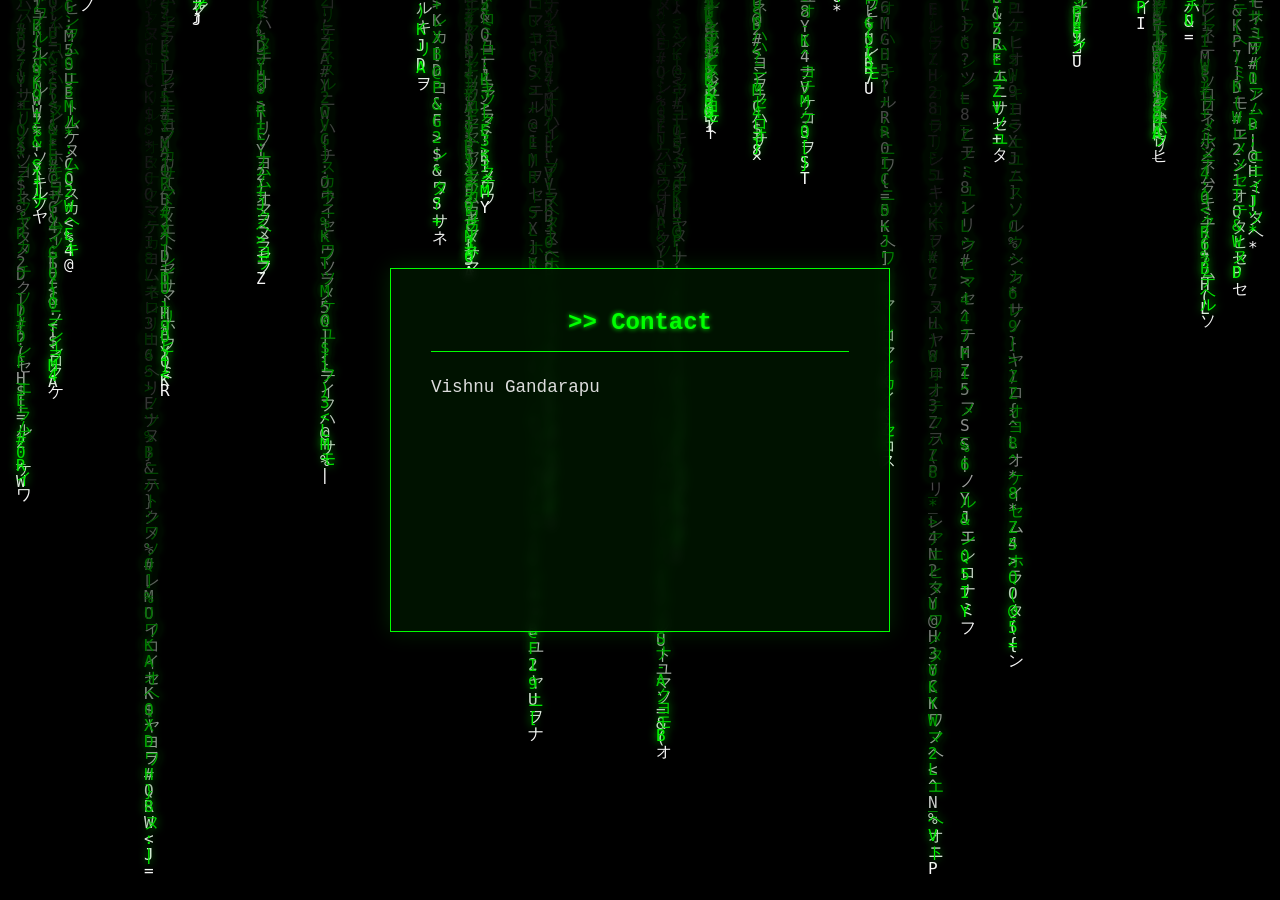
<file: contact/contact.html>
<!DOCTYPE html>
<html lang="en">

<head>
    <!-- ========== META INFORMATION ========== -->
    <meta charset="UTF-8">
    <meta name="viewport" content="width=device-width, initial-scale=1.0">
    <meta name="description" content="Connect with Vishnu Gandarapu.">

    <title>Contact - Vishnu Gandarapu</title>

    <!-- ========== EXTERNAL LIBRARIES ========== -->
    <!-- Font Awesome icons for social media links (LinkedIn, Twitter, Email) -->
    <link rel="stylesheet" href="https://cdnjs.cloudflare.com/ajax/libs/font-awesome/6.5.1/css/all.min.css">

    <!-- ========== STYLESHEETS ========== -->
    <!-- Contact page styles (terminal/hacker aesthetic) -->
    <link rel="stylesheet" href="contact.css">

    <!-- ========== FAVICON & PWA ========== -->
    <!-- Favicon files for different devices and browser tabs -->
    <link rel="apple-touch-icon" sizes="180x180" href="../favicon/apple-touch-icon.png">
    <link rel="icon" type="image/png" sizes="32x32" href="../favicon/favicon-32x32.png">
    <link rel="icon" type="image/png" sizes="16x16" href="../favicon/favicon-16x16.png">
    <!-- PWA manifest for installable web app -->
    <link rel="manifest" href="../favicon/site.webmanifest">
</head>

<body>
    <!-- ========== MATRIX RAIN BACKGROUND ========== -->
    <!-- Animated digital rain canvas rendered behind all content -->
    <canvas id="matrix-bg" aria-hidden="true"></canvas>

    <!-- ========== CRT SCANLINE OVERLAY ========== -->
    <!-- Visual effect simulating old monitor scan lines -->
    <!-- z-index: 10 - overlays content but below interactive elements -->
    <div class="scanlines"></div>

    <!-- ========== CONTACT CONTAINER ========== -->
    <!-- Main content box with contact information and social links -->
    <div class="contact-container">
        <!-- Header with terminal-style title (typed out) -->
        <h2 class="typed-line" data-type=">> Contact"></h2>

        <!-- Contact introduction (typed out sequentially) -->
        <p class="typed-line" data-type="Vishnu Gandarapu"></p>
        <p class="typed-line" data-type="Status: Available for collaboration"></p>

        <br>

        <!-- ========== SOCIAL LINKS ROW ========== -->
        <!-- Revealed after typewriter sequence completes -->
        <div class="social-row reveal-on-typed" style="opacity: 0;">
            <!-- LinkedIn Profile Link -->
            <a class="link glitch-hover" href="https://linkedin.com/in/vishnu-gandarapu" target="_blank">
                <i class="fab fa-linkedin"></i>
            </a>

            <!-- Email Contact Link -->
            <a class="link glitch-hover" href="mailto:vishnugandarapu.dev@gmail.com">
                <i class="fas fa-envelope"></i>
            </a>
        </div>

        <!-- ========== BACK NAVIGATION ========== -->
        <a class="back-btn reveal-on-typed" href="../index.html" style="opacity: 0;">[ RETURN ]</a>
    </div>

    <!-- Matrix rain animation -->
    <script src="matrix-rain.js" defer></script>

    <!-- Terminal typewriter + glitch effects -->
    <script src="contact.js" defer></script>

    <!-- ========== ANALYTICS ========== -->
    <!-- GoatCounter tracking for page views -->
    <script data-goatcounter="https://vgin.goatcounter.com/count" async src="//gc.zgo.at/count.js" defer>
    </script>

</body>

</html>
</file>
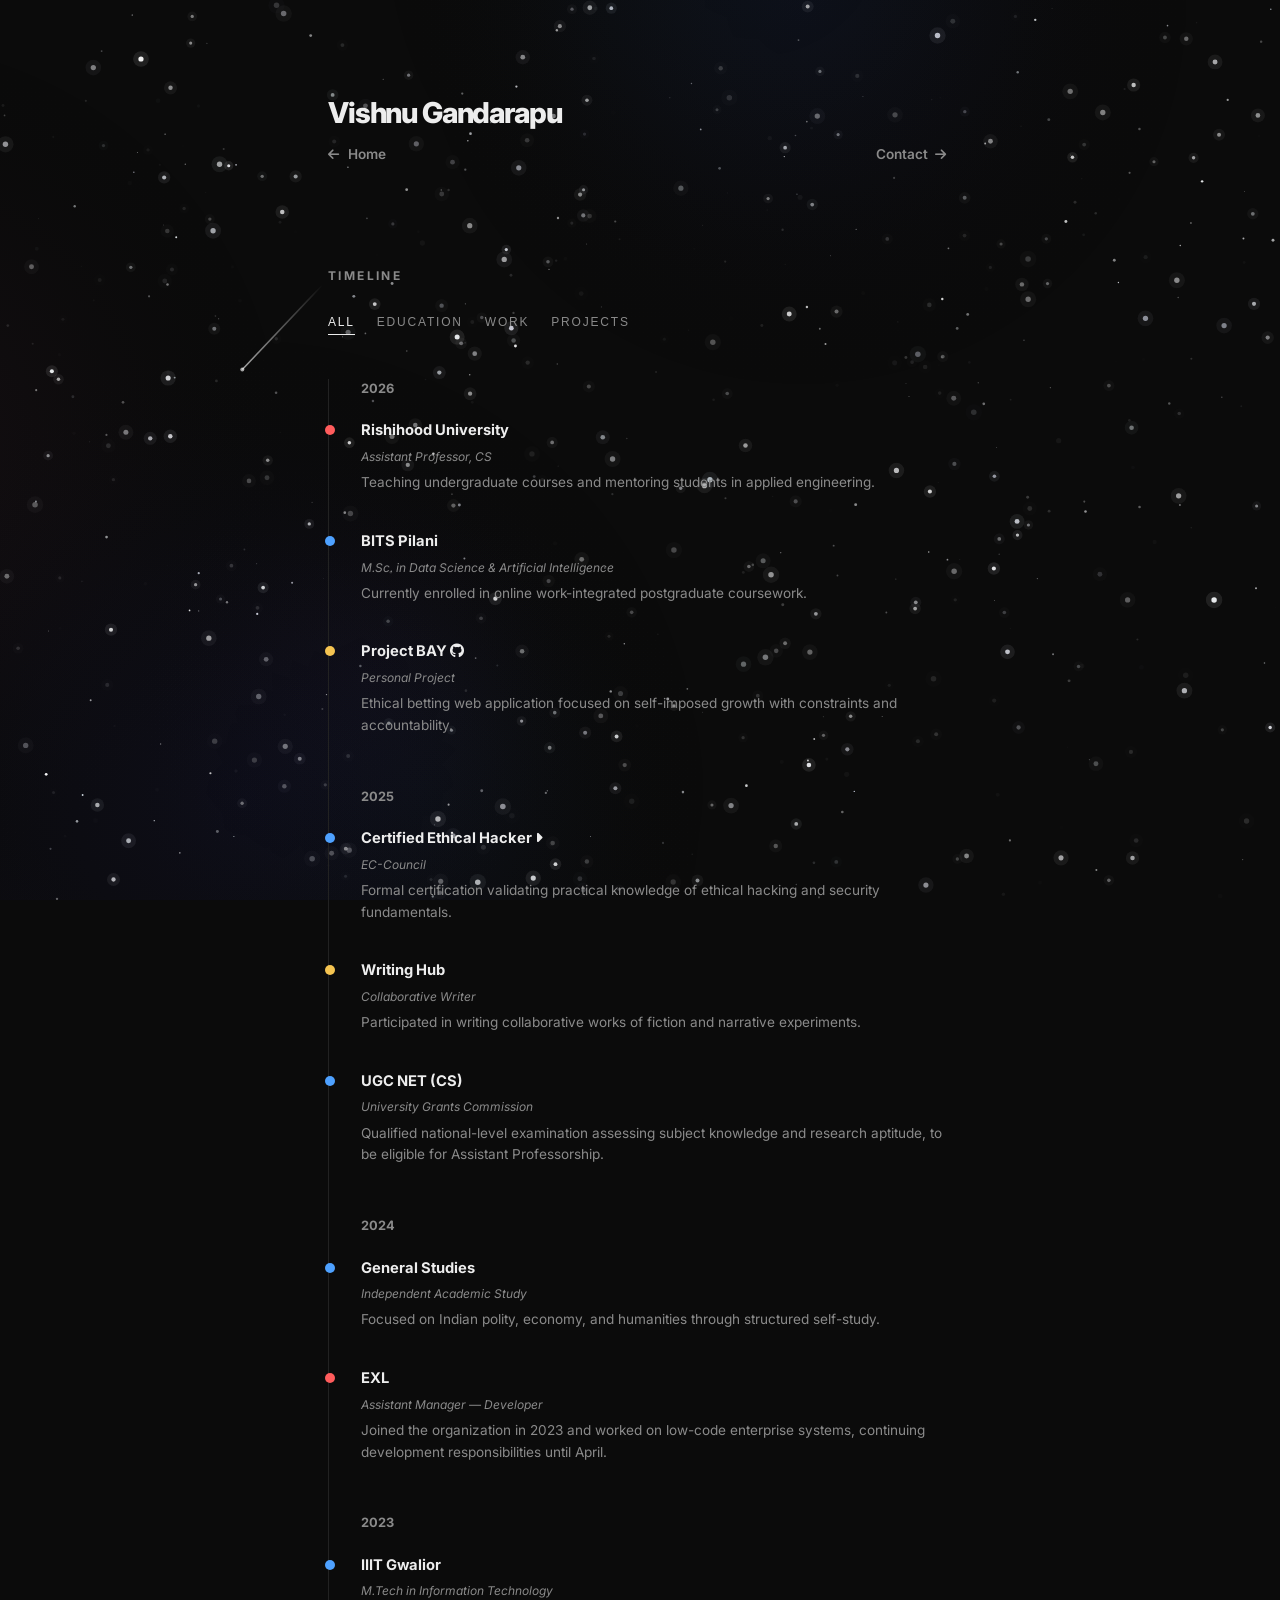
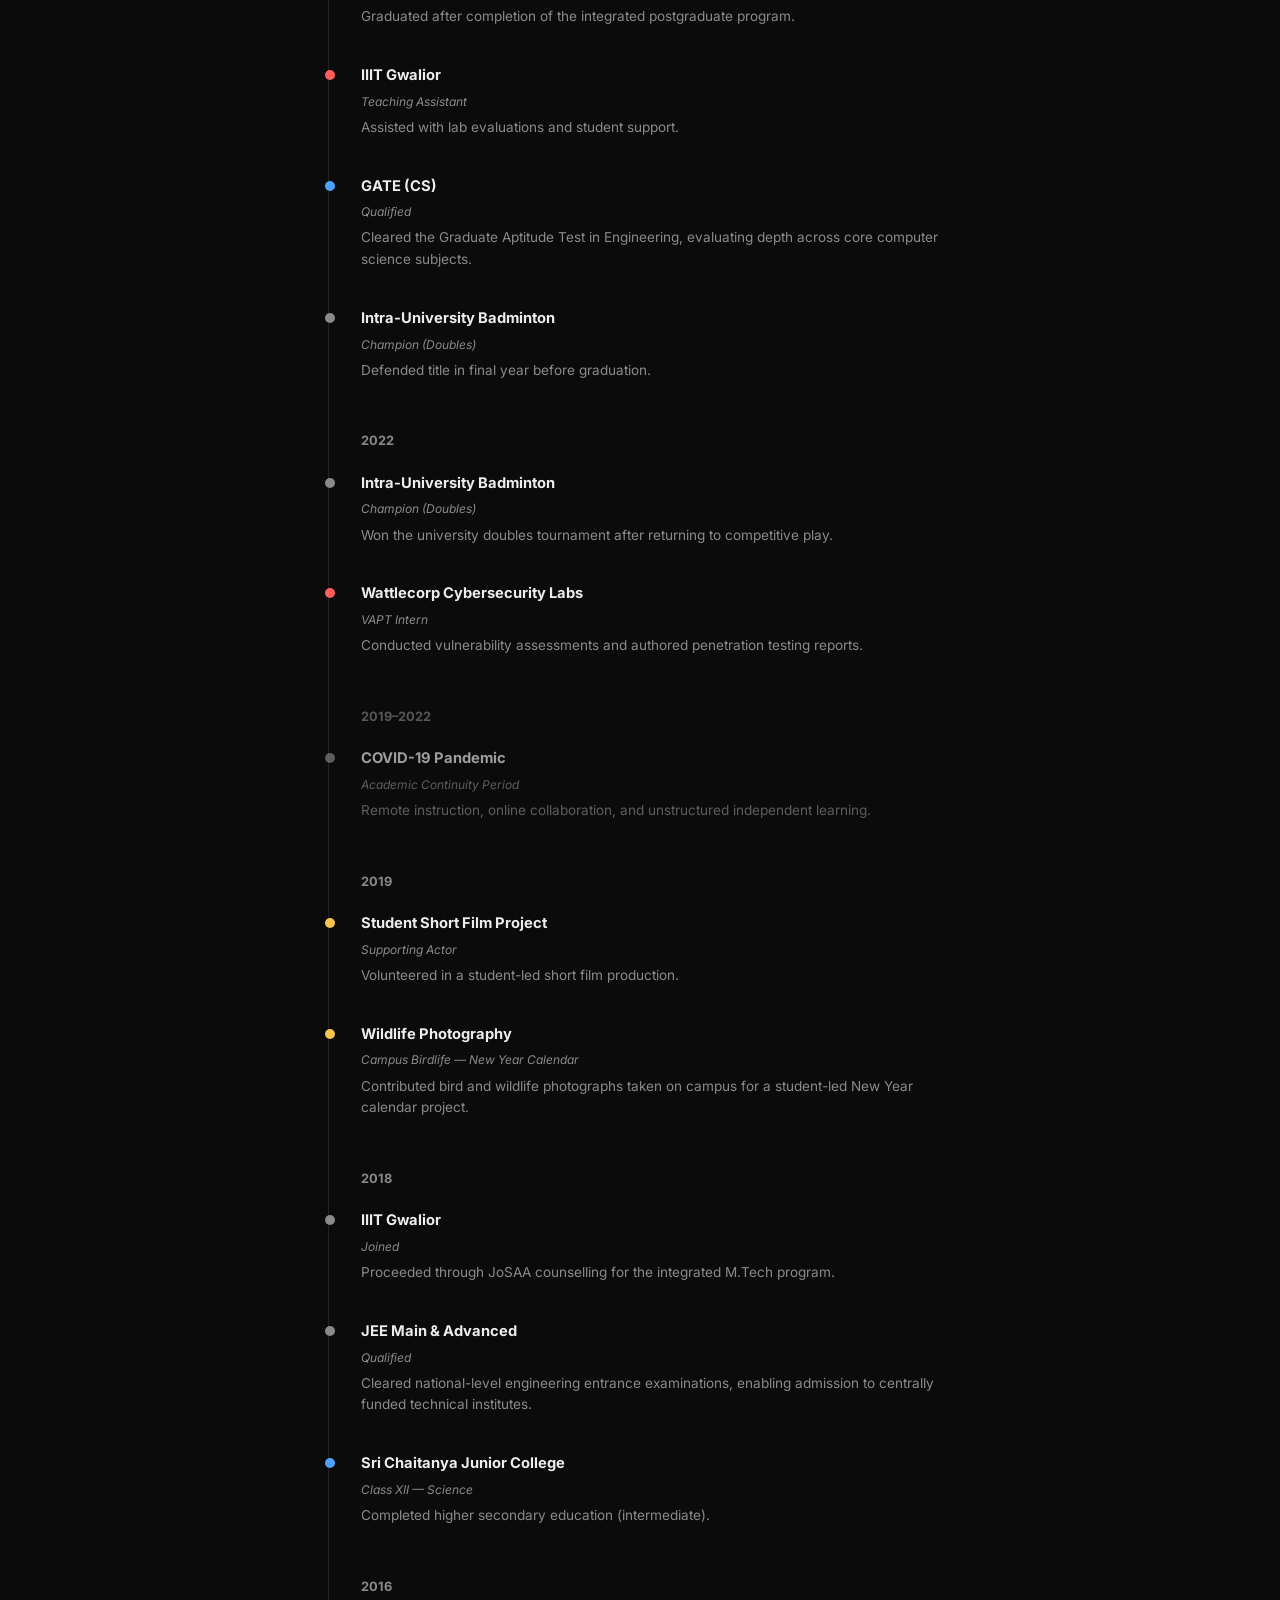
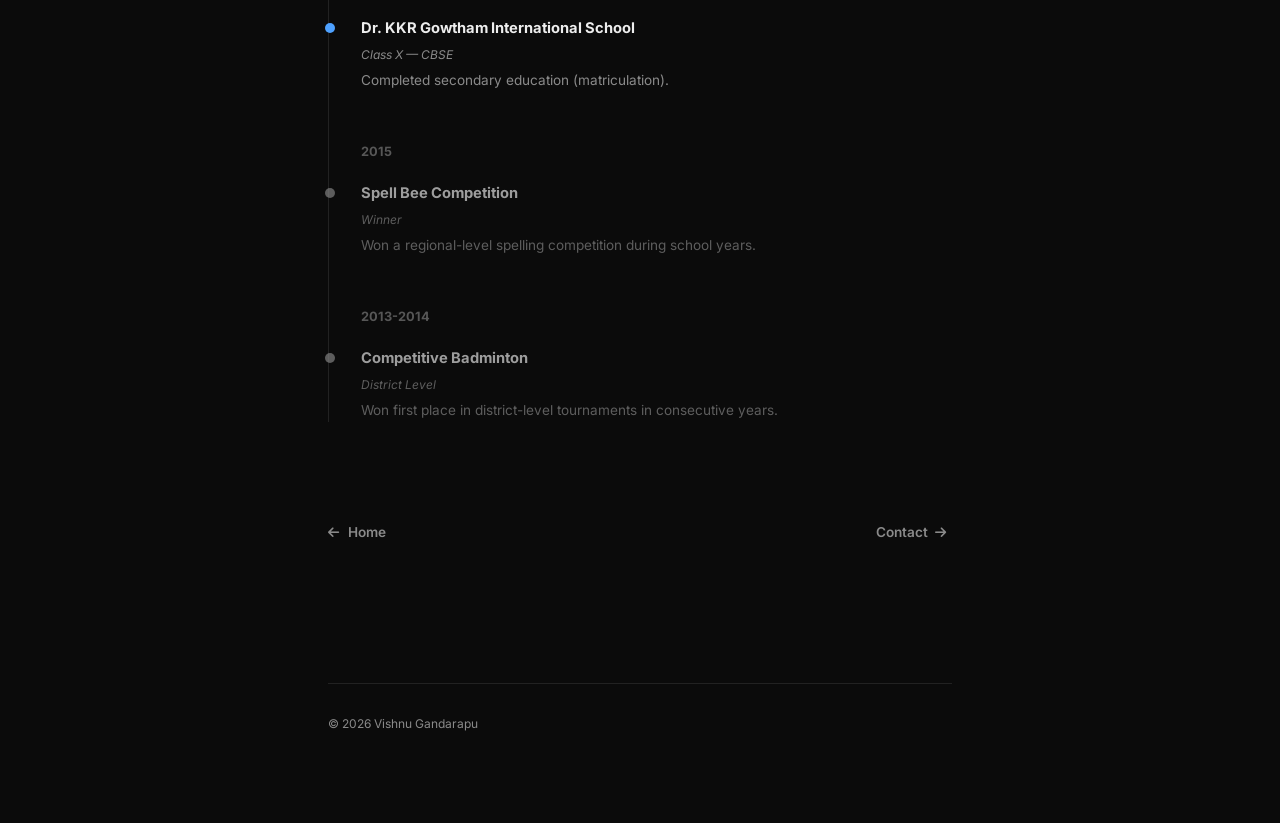
<file: timeline/timeline.html>
<!DOCTYPE html>
<html lang="en">

<head>
    <!-- ========== META INFORMATION ========== -->
    <meta charset="UTF-8" />
    <meta name="viewport" content="width=device-width, initial-scale=1.0" />
    <meta name="description" content="Professional timeline of Vishnu Gandarapu">

    <title>Timeline - Vishnu Gandarapu</title>

    <!-- ========== GOOGLE FONTS ========== -->
    <!-- Import Inter font with weights 400, 600, 800 for typography hierarchy -->
    <!-- Preconnect for performance optimization -->
    <link rel="preconnect" href="https://fonts.googleapis.com" />
    <link rel="preconnect" href="https://fonts.gstatic.com" crossorigin />
    <link href="https://fonts.googleapis.com/css2?family=Inter:wght@400;600;800&display=swap" rel="stylesheet" />

    <!-- ========== FAVICON & PWA ========== -->
    <!-- Favicon files for different devices and browser tabs -->
    <link rel="apple-touch-icon" sizes="180x180" href="../favicon/apple-touch-icon.png">
    <link rel="icon" type="image/png" sizes="32x32" href="../favicon/favicon-32x32.png">
    <link rel="icon" type="image/png" sizes="16x16" href="../favicon/favicon-16x16.png">
    <!-- PWA manifest for installable web app -->
    <link rel="manifest" href="../favicon/site.webmanifest">

    <!-- ========== EXTERNAL LIBRARIES ========== -->
    <!-- Font Awesome icons for social media links and UI elements -->
    <link rel="stylesheet" href="https://cdnjs.cloudflare.com/ajax/libs/font-awesome/6.5.1/css/all.min.css" />

    <!-- ========== STYLESHEETS ========== -->
    <!-- Timeline page styles (clean, minimal design with vertical timeline) -->
    <link rel="stylesheet" href="timeline.css" />
</head>

<body>
    <!-- ========== SPACE BACKGROUND CANVAS ========== -->
    <!-- Full-page animated starfield rendered behind all content -->
    <canvas id="space-bg" aria-hidden="true"></canvas>

    <!-- ========== MAIN CONTAINER ========== -->
    <!-- Constrains content width for optimal readability -->
    <main class="container">

        <!-- ========== PAGE HEADER ========== -->
        <!-- Page title and navigation back link -->
        <header class="header">
            <h1>Vishnu Gandarapu</h1>
            <!-- Navigation links: Home (left), Contact (right) -->
            <div class="header-links">
                <a href="../index.html" class="back-link">
                    <i class="fa-solid fa-arrow-left"></i>
                    Home
                </a>
                <a href="../contact/contact.html" class="back-link right-link">
                    Contact
                    <i class="fa-solid fa-arrow-right"></i>
                </a>
            </div>
        </header>

        <!-- ========== TIMELINE SECTION ========== -->
        <!-- Main content: filtered chronological timeline of achievements -->
        <section class="section">
            <h2 class="section-label">Timeline</h2>

            <!-- ========== FILTER BUTTONS ========== -->
            <!-- Users can click to filter timeline by category -->
            <!-- data-filter attribute controls which items to show -->
            <nav class="timeline-nav">
                <button class="active" data-filter="all">All</button>
                <button data-filter="edu">Education</button>
                <button data-filter="work">Work</button>
                <button data-filter="project">Projects</button>
            </nav>

            <!-- ========== TIMELINE ITEMS ========== -->
            <!-- Chronological list with year headers and color-coded dots -->
            <!-- Each item has a class indicating its type (edu/work/project) -->
            <!-- JavaScript filters visibility based on selected category -->
            <div class="timeline">

                <!-- YEAR HEADER: 2026 -->
                <div class="timeline-year">2026</div>

                <!-- Career update -->
                <div class="timeline-item work">
                    <h3>Rishihood University</h3>
                    <p><em>Assistant Professor, CS</em></p>
                    <p>Teaching undergraduate courses and mentoring students in applied engineering.</p>
                </div>

                <!-- EDUCATION: BITS Pilani (Master's) -->
                <div class="timeline-item edu">
                    <h3>BITS Pilani</h3>
                    <p><em>M.Sc. in Data Science & Artificial Intelligence</em></p>
                    <p>Currently enrolled in online work-integrated postgraduate coursework.</p>
                </div>

                <!-- PROJECT: Project BAY -->
                <div class="timeline-item project">
                    <h3>
                        Project BAY
                        <!-- External link to GitHub repository -->
                        <a href="https://github.com/gv1shnu/project-bay" target="_blank" rel="noopener">
                            <i class="fab fa-github"></i>
                        </a>
                    </h3>
                    <p><em>Personal Project</em></p>
                    <p>Ethical betting web application focused on self-imposed growth with constraints and
                        accountability.</p>
                </div>

                <!-- YEAR HEADER: 2025 -->
                <div class="timeline-year">2025</div>

                <!-- EDUCATION: CEH Certification -->
                <div class="timeline-item edu">
                    <h3>
                        Certified Ethical Hacker
                        <!-- Link to verify certification badge -->
                        <a href="https://aspen.eccouncil.org/VerifyBadge?type=certification&a=qE1jJF3CCmXqbFQYtRFdXBNN6WMARt71Vyv9ujyaYtA="
                            target="_blank" rel="noopener">
                            <i class="fa-solid fa-caret-right"></i>
                        </a>
                    </h3>
                    <p><em>EC-Council</em></p>
                    <p>Formal certification validating practical knowledge of ethical hacking and security fundamentals.
                    </p>
                </div>

                <!-- PROJECT: Writing Hub -->
                <div class="timeline-item project">
                    <h3>Writing Hub</h3>
                    <p><em>Collaborative Writer</em></p>
                    <p>Participated in writing collaborative works of fiction and narrative experiments.</p>
                </div>

                <!-- EDUCATION: UGC NET Qualification -->
                <div class="timeline-item edu">
                    <h3>UGC NET (CS)</h3>
                    <p><em>University Grants Commission</em></p>
                    <p>Qualified national-level examination assessing subject knowledge and research aptitude, to be
                        eligible for Assistant Professorship.</p>
                </div>

                <!-- YEAR HEADER: 2024 -->
                <div class="timeline-year">2024</div>

                <!-- EDUCATION: General Studies -->
                <div class="timeline-item edu">
                    <h3>General Studies</h3>
                    <p><em>Independent Academic Study</em></p>
                    <p>Focused on Indian polity, economy, and humanities through structured self-study.</p>
                </div>

                <!-- WORK: EXL (Apr 2024 - End) -->
                <div class="timeline-item work">
                    <h3>EXL</h3>
                    <p><em>Assistant Manager — Developer</em></p>
                    <p>Joined the organization in 2023 and worked on low-code enterprise systems, continuing development
                        responsibilities until April.</p>
                </div>

                <!-- YEAR HEADER: 2023 -->
                <div class="timeline-year">2023</div>

                <!-- EDUCATION: IIIT Gwalior M.Tech Graduation -->
                <div class="timeline-item edu">
                    <h3>IIIT Gwalior</h3>
                    <p><em>M.Tech in Information Technology</em></p>
                    <p>Graduated after completion of the integrated postgraduate program.</p>
                </div>

                <!-- WORK: Teaching Assistant at IIIT -->
                <div class="timeline-item work">
                    <h3>IIIT Gwalior</h3>
                    <p><em>Teaching Assistant</em></p>
                    <p>Assisted with lab evaluations and student support.</p>
                </div>

                <!-- EDUCATION: GATE Qualification -->
                <div class="timeline-item edu">
                    <h3>GATE (CS)</h3>
                    <p><em>Qualified</em></p>
                    <p>Cleared the Graduate Aptitude Test in Engineering, evaluating depth across core computer science
                        subjects.</p>
                </div>

                <!-- PROJECT: Sports Achievement -->
                <div class="timeline-item">
                    <h3>Intra-University Badminton</h3>
                    <p><em>Champion (Doubles)</em></p>
                    <p>Defended title in final year before graduation.</p>
                </div>

                <!-- YEAR HEADER: 2022 -->
                <div class="timeline-year">2022</div>

                <!-- PROJECT: Badminton Championship -->
                <div class="timeline-item">
                    <h3>Intra-University Badminton </h3>
                    <p><em>Champion (Doubles)</em></p>
                    <p>Won the university doubles tournament after returning to competitive play.</p>
                </div>

                <!-- WORK: Wattlecorp Cybersecurity Internship -->
                <div class="timeline-item work">
                    <h3>Wattlecorp Cybersecurity Labs</h3>
                    <p><em>VAPT Intern</em></p>
                    <p>Conducted vulnerability assessments and authored penetration testing reports.</p>
                </div>

                <!-- YEAR HEADER: COVID PERIOD (Muted/Less prominent) -->
                <div class="timeline-year muted">2019–2022</div>

                <!-- COVID-19 PERIOD: Lower prominence but documented for completeness -->
                <div class="timeline-item muted">
                    <h3>COVID-19 Pandemic</h3>
                    <p><em>Academic Continuity Period</em></p>
                    <p>Remote instruction, online collaboration, and unstructured independent learning.</p>
                </div>

                <!-- YEAR HEADER: 2019 -->
                <div class="timeline-year">2019</div>

                <!-- PROJECT: Film -->
                <div class="timeline-item project">
                    <h3>Student Short Film Project</h3>
                    <p><em>Supporting Actor</em></p>
                    <p>Volunteered in a student-led short film production.</p>
                </div>

                <!-- PROJECT: Photography -->
                <div class="timeline-item project">
                    <h3>Wildlife Photography</h3>
                    <p><em>Campus Birdlife — New Year Calendar</em></p>
                    <p>Contributed bird and wildlife photographs taken on campus for a student-led New Year calendar
                        project.</p>
                </div>

                <!-- YEAR HEADER: 2018 -->
                <div class="timeline-year">2018</div>

                <!-- EDUCATION: IIIT Gwalior Admission -->
                <div class="timeline-item">
                    <h3>IIIT Gwalior</h3>
                    <p><em>Joined</em></p>
                    <p>Proceeded through JoSAA counselling for the integrated M.Tech program.</p>
                </div>

                <!-- EDUCATION: JEE Qualification -->
                <div class="timeline-item">
                    <h3>JEE Main & Advanced</h3>
                    <p><em>Qualified</em></p>
                    <p>Cleared national-level engineering entrance examinations, enabling admission to centrally funded
                        technical institutes.</p>
                </div>

                <!-- EDUCATION: High School completion -->
                <div class="timeline-item edu">
                    <h3>Sri Chaitanya Junior College</h3>
                    <p><em>Class XII — Science</em></p>
                    <p>Completed higher secondary education (intermediate).</p>
                </div>

                <!-- YEAR HEADER: 2016 -->
                <div class="timeline-year">2016</div>

                <!-- EDUCATION: Secondary school -->
                <div class="timeline-item edu">
                    <h3>Dr. KKR Gowtham International School</h3>
                    <p><em>Class X — CBSE</em></p>
                    <p>Completed secondary education (matriculation).</p>
                </div>

                <!-- MUTED YEAR HEADER: Earlier achievements -->
                <div class="timeline-year muted">2015</div>

                <!-- PROJECT: Spelling Bee (Muted - less relevant) -->
                <div class="timeline-item muted">
                    <h3>Spell Bee Competition</h3>
                    <p><em>Winner</em></p>
                    <p>Won a regional-level spelling competition during school years.</p>
                </div>

                <!-- MUTED YEAR RANGE: Childhood sports -->
                <div class="timeline-year muted">2013-2014</div>

                <!-- PROJECT: Childhood sports (Muted - less relevant in career context) -->
                <div class="timeline-item muted">
                    <h3>Competitive Badminton</h3>
                    <p><em>District Level</em></p>
                    <p>Won first place in district-level tournaments in consecutive years.</p>
                </div>

            </div>
        </section>

        <div class="header-links">
            <a href="../index.html" class="back-link">
                <i class="fa-solid fa-arrow-left"></i>
                Home
            </a>
            <a href="../contact/contact.html" class="back-link right-link">
                Contact
                <i class="fa-solid fa-arrow-right"></i>
            </a>
        </div>

        <!-- ========== PAGE FOOTER ========== -->
        <footer class="footer">
            <p>&copy; 2026 Vishnu Gandarapu</p>
        </footer>

    </main>

    <!-- ========== SCRIPTS ========== -->
    <!-- Timeline filtering functionality -->
    <script src="timeline.js" defer></script>

    <!-- Space background animation -->
    <script src="space-bg.js" defer></script>

    <!-- Analytics: GoatCounter -->
    <script data-goatcounter="https://vgin.goatcounter.com/count" async src="//gc.zgo.at/count.js" defer>
    </script>
</body>

</html>
</file>
<file: homepage/index.css>
/* ==========================================
   STYLESHEET FOR INDEX.HTML
   
   PURPOSE: Styles the landing page featuring:
   - Hacker/terminal aesthetic with glowing text
   - Hero name and navigation links
   - Log stream display area
   - Animation overlays and effects
   - CRT scanline effect for retro feel
   
   Uses CSS variables for color management,
   clamped font sizes for responsive design,
   and animations for smooth transitions.
   
   ========================================== */

/* --- ROOT VARIABLES (Theme Colors) ---
   Change these values to quickly update entire site's color scheme
*/
:root {
    --bg-color: #050505;
    /* Near-black background */
    --term-green: #0f0;
    /* Terminal green - coding state */
    --term-cyan: #0ff;
    /* Cyan - gaming state */
    --term-amber: #ffb000;
    /* Amber/gold - writing state */
    --font-main: 'Courier New', Courier, monospace;
    /* Monospace terminal font */
}

/* --- RESET: Remove default browser margins/padding ---
   box-sizing ensures padding/border don't expand element size
*/
* {
    margin: 0;
    padding: 0;
    box-sizing: border-box;
}

/* === BODY: Container for entire page ===
   
   STYLING:
   - Dark background with no scrollbars (hidden overflow)
   - Fills entire viewport (100vh/100vw)
   - Positioned relative for positioning child elements
   - Monospace font for terminal feel
   - Terminal green text by default
*/
body {
    background-color: var(--bg-color);
    color: var(--term-green);
    font-family: var(--font-main);
    overflow-x: hidden;
    /* Never scroll sideways; allow vertical scroll as a safety net */
    min-height: 100vh;
    /* At least a full screen; grows if content needs it (small screens) */
    width: 100%;
    position: relative;
    /* Position context for children */
    padding-bottom: var(--avatar-space, 0px);
    /* Room for the avatar scene so content never sits on top of it (set by index.js) */
}

/* === DISCO SPECTRUM BACKGROUND ===
   A full-screen layer behind the canvas. When body.disco-on is set, it
   irradiates the near-black background with the same palette used for the
   log text (green, cyan, amber, red, grey), sweeping horizontally like the
   illuminated tuning band of an old radio, with a gentle brightness pulse.
*/
#spectrum-bg {
    position: fixed;
    inset: 0;
    z-index: 0;
    /* Behind canvas (z-index 1), above body background */
    opacity: 0;
    pointer-events: none;
    transition: opacity 0.7s ease;
    background: linear-gradient(90deg,
            #88ff88, #88ffff, #ffcc66, #ff3333, #888,
            #ff3333, #ffcc66, #88ffff, #88ff88);
    background-size: 300% 100%;
    /* Soft glow so colors bleed into one another like backlit glass */
    filter: blur(48px) saturate(1.3);
}

body.disco-on #spectrum-bg {
    opacity: 0.45;
    animation: spectrum-sweep 9s linear infinite,
        spectrum-pulse 3.5s ease-in-out infinite;
}

@keyframes spectrum-sweep {
    from {
        background-position: 0% 50%;
    }

    to {
        background-position: 300% 50%;
    }
}

@keyframes spectrum-pulse {

    0%,
    100% {
        opacity: 0.34;
    }

    50% {
        opacity: 0.52;
    }
}

/* --- Disco globe toggle button (top-left) --- */
#disco-toggle {
    position: fixed;
    top: 18px;
    left: 18px;
    z-index: 200;
    /* Above scanlines (100) so it stays clickable and crisp */
    width: 44px;
    height: 44px;
    border-radius: 50%;
    display: flex;
    align-items: center;
    justify-content: center;
    font-size: 18px;
    cursor: pointer;
    color: var(--term-green);
    background: rgba(5, 5, 5, 0.55);
    border: 1px solid rgba(0, 255, 0, 0.4);
    backdrop-filter: blur(2px);
    transition: box-shadow 0.3s ease, transform 0.3s ease, color 0.3s ease, border-color 0.3s ease;
}

#disco-toggle:hover {
    transform: scale(1.08);
    box-shadow: 0 0 12px rgba(0, 255, 0, 0.6);
}

body.disco-on #disco-toggle {
    color: #ffffff;
    border-color: rgba(255, 255, 255, 0.6);
    box-shadow: 0 0 18px rgba(136, 255, 255, 0.7), 0 0 30px rgba(255, 51, 51, 0.4);
}

body.disco-on #disco-toggle i {
    animation: disco-spin 3s linear infinite;
}

@keyframes disco-spin {
    to {
        transform: rotate(360deg);
    }
}

/* Accessibility: honor reduced-motion — keep the glow, drop the movement */
@media (prefers-reduced-motion: reduce) {

    body.disco-on #spectrum-bg {
        animation: none;
        opacity: 0.4;
    }

    body.disco-on #disco-toggle i {
        animation: none;
    }
}

/* --- CRT SCANLINE EFFECT (Retro monitor aesthetic) ---
   
   FUNCTIONALITY: Creates horizontal and vertical lines overlaying page
   to simulate old CRT/arcade monitor scanlines. Uses two gradients:
   
   1. Horizontal: Slight transparency + slight blur at 3px intervals
   2. Vertical: RGB color shift (red, green, blue bleeding)
   
   PERFORMANCE NOTE: This ::after pseudo-element is rendered on every
   frame. Consider removing or optimizing if performance is an issue.
   Alternative: Use canvas or background-image with SVG instead.
*/
body::after {
    content: " ";
    /* Required to display pseudo-element */
    display: block;
    position: absolute;
    /* Layer on top of page */
    top: 0;
    left: 0;
    bottom: 0;
    right: 0;
    /* Horizontal scanlines: dark lines every 3px */
    background: linear-gradient(rgba(18, 16, 16, 0) 50%, rgba(0, 0, 0, 0.1) 50%),
        /* Vertical RGB shift for color aberration effect */
        linear-gradient(90deg, rgba(255, 0, 0, 0.03), rgba(0, 255, 0, 0.01), rgba(0, 0, 255, 0.03));
    z-index: 100;
    /* Layer above all content */
    background-size: 100% 3px, 3px 100%;
    /* Repeat pattern every 3px */
    pointer-events: none;
    /* Don't intercept mouse clicks */
}

/* === UI LAYER: Hero name and nav links ===
   
   LAYOUT:
   - Positioned absolutely at top of page
   - Full width for vertical centering
   - Centered text alignment
   - z-index: 50 (above canvas, below scanlines)
*/
#ui-layer {
    position: relative;
    /* In normal flow so the about card and logs stack beneath it */
    width: 100%;
    padding-top: 6vh;
    /* Space from top */
    text-align: center;
    z-index: 50;
    /* Above canvas animation */
}

/* === ABOUT CARD: terminal `whoami` bio ===
   A left-aligned terminal panel that fills the space under the tagline and
   gives visitors a real, human introduction. Semi-transparent so the canvas
   avatar behind it still bleeds through at the edges.
*/
#about-card {
    margin: 2.2rem auto 0;
    width: 90%;
    max-width: 620px;
    text-align: left;
    padding: 1.1rem 1.3rem;
    border: 1px solid rgba(0, 255, 0, 0.35);
    border-radius: 6px;
    background: rgba(3, 12, 3, 0.72);
    box-shadow: 0 0 24px rgba(0, 255, 0, 0.12);
    backdrop-filter: blur(2px);
    line-height: 1.7;
}

#about-card .about-prompt {
    font-size: clamp(0.72rem, 1.4vw, 0.85rem);
    color: rgba(224, 224, 224, 0.55);
    letter-spacing: 0.5px;
}

#about-card .about-user {
    color: var(--term-green);
}

#about-card .about-line {
    font-size: clamp(0.82rem, 1.6vw, 0.98rem);
    color: #d6e6d6;
    margin: 0.35rem 0;
    text-shadow: 0 0 6px rgba(0, 255, 0, 0.12);
}

#about-card .about-cursor {
    margin-top: 0.5rem;
}

/* Blinking block cursor on the closing prompt line */
.blink {
    color: var(--term-green);
    animation: about-blink 1.05s step-end infinite;
}

@keyframes about-blink {

    0%,
    100% {
        opacity: 1;
    }

    50% {
        opacity: 0;
    }
}

/* --- HERO NAME: Main title ---
   
   RESPONSIVE SIZING:
   - Min: 1.2rem (phones)
   - Preferred: 3vw (scales with viewport)
   - Max: 2rem (large screens)
   Uses CSS clamp() for fluid scaling without media queries.
   
   STYLING:
   - Large letter spacing for tech aesthetic
   - Light grey color (not pure green, for contrast)
   - Green glow text shadow
   - Uppercase for impact
*/
h1.hero-name {
    font-size: clamp(1.2rem, 3vw, 2rem);
    /* Responsive sizing */
    letter-spacing: 3px;
    /* Spread letters for tech feel */
    color: #e0e0e0;
    /* Light grey (slightly warmer than white) */
    text-shadow: 0px 0px 5px rgba(0, 255, 0, 0.3);
    /* Green glow */
    margin-bottom: 1.5rem;
    display: inline-block;
    /* Shrink-wrap content */
    text-transform: uppercase;
    /* All caps for impact */
}

/* --- NAVIGATION LINKS: Flexbox container ---
   
   LAYOUT:
   - Flexbox with centered content
   - Gap between items (3rem = ~48px)
   - pointer-events: auto allows clicking (body has hidden overflow)
*/
.nav-links {
    display: flex;
    justify-content: center;
    gap: 3rem;
    /* Space between links */
    pointer-events: auto;
    /* Ensure links are clickable */
    margin-top: 1rem;
}

/* --- CYBER LINK STYLING: Navigation links ---
   
   INTERACTIVE ELEMENTS:
   - Normal: semi-transparent white with bottom border
   - Hover: full white text + bright green glow
   
   RESPONSIVE SIZING:
   - Min: 0.9rem
   - Preferred: 1.5vw
   - Max: 1rem
   
   ANIMATION:
   - 0.3s ease transition on ALL properties
   - Allows smooth color/glow changes
*/
.cyber-link {
    color: rgba(255, 255, 255, 0.9);
    /* Slightly transparent white */
    font-size: clamp(0.9rem, 1.5vw, 1rem);
    text-decoration: none;
    /* No underline by default */
    text-transform: uppercase;
    letter-spacing: 1px;
    padding-bottom: 5px;
    border-bottom: 1px solid rgba(0, 255, 0, 0.3);
    /* Subtle green underline */
    transition: all 0.3s ease;
    /* Smooth animation on all changes */
    z-index: 101;
    /* Above UI layer */
}

/* --- CYBER LINK HOVER STATE ---
   
   INTERACTION FEEDBACK:
   - Text becomes full white (100% opacity)
   - Underline becomes bright green
   - Green text-shadow creates glowing effect
   
   This strong visual feedback helps indicate clickability.
*/
.cyber-link:hover {
    color: #fff;
    /* Full white */
    border-bottom: 1px solid var(--term-green);
    /* Bright green underline */
    text-shadow: 0 0 8px rgba(0, 255, 0, 0.6);
    /* Green glow effect */
}

/* --- CYBER LINK FOCUS STATE ---
   
   KEYBOARD ACCESSIBILITY:
   - Shows visible outline when tabbed to
   - Essential for keyboard navigation users
   - Matches hover styling for consistency
*/
.cyber-link:focus-visible {
    outline: 2px solid var(--term-green);
    outline-offset: 4px;
    text-shadow: 0 0 8px rgba(0, 255, 0, 0.6);
}

/* === LOG STREAM: Terminal display area ===
   
   POSITIONING:
   - Absolute center of page (transform needed for true centering)
   - 90% width (responsive on mobile)
   - Max 600px width (prevents being too wide on large screens)
   - 35% height of viewport
   - z-index: 10 (above canvas)
   
   LAYOUT:
   - Flexbox with column-reverse = newest logs appear on top
   - overflow: hidden prevents scrollbars
*/
#log-stream {
    position: relative;
    /* Flows directly beneath the about card, filling the mid-lower band */
    margin: 2.2rem auto 0;
    width: 90%;
    max-width: 700px;
    min-height: 150px;
    /* Reserve space so the terminal band never collapses */
    overflow-x: hidden;
    overflow-y: hidden;
    z-index: 10;
    display: flex;
    flex-direction: column-reverse;
    /* Newest logs on top */
    align-items: center;
}

/* --- LOG ENTRY: Individual log lines ---
   
   RESPONSIVE SIZING:
   - Font scales from 0.8rem (phone) to 1rem (desktop)
   
   ANIMATION:
   - Opacity: 0 (invisible start)
   - Plays terminalFastFade animation for 2s
   - forwards: keeps final state (opacity: 0, moved up)
   
   This creates the effect of logs fading in, staying visible,
   then fading out as they move up the screen.
*/
.log-entry {
    font-size: clamp(0.8rem, 2vw, 1rem);
    margin-bottom: 5px;
    padding: 4px;
    opacity: 0;
    /* Start invisible */
    animation: terminalFastFade 4s ease-out forwards;
    /* Even slower animation so logs stay visible longer */
    text-align: center;
    white-space: nowrap;
    /* Prevent wrapping (logs stay on one line) */
}

/* === FOOTER: Status text at bottom ===
   
   POSITIONING:
   - Fixed at bottom of page (10px from bottom)
   - Full width, centered text
   - Very subtle (low opacity for non-intrusive feel)
   - pointer-events: none prevents blocking interaction
*/
#footer {
    position: absolute;
    bottom: 10px;
    width: 100%;
    text-align: center;
    color: rgba(255, 255, 255, 0.3);
    /* Very faint white */
    font-size: clamp(0.5rem, 2.5vw, 0.7rem);
    padding: 0 10px;
    z-index: 50;
    pointer-events: none;
    /* Doesn't block interaction */
}

    .footer-profiles a {
        margin-left: 0.7em;
        color: #065432;
        font-size: 1.2em;
        vertical-align: middle;
        transition: color 0.2s;
        pointer-events: auto;
    }
    
    .footer-profiles a:hover {
        color: #fff;
    }

/* === CANVAS: Animation layer ===
   
   RENDERING CONTEXT:
   - Block display (removes inline spacing)
   - Absolute positioned filling entire viewport
   - z-index: 1 (behind UI layers, above background)
   - 100% width/height fills entire viewport
   
   This is where the animated avatar is drawn.
*/
#hacker-den {
    display: block;
    position: absolute;
    /* Anchored to the bottom of the page; body padding reserves its space */
    bottom: 0;
    left: 0;
    width: 100%;
    height: 100%;
    z-index: 1;
    /* Behind UI, above background */
}

/* ========== ANIMATION: Terminal Fade ========== 
   
   KEYFRAMES: terminalFastFade
   
   PURPOSE: Animate log entries appearing and disappearing
   
   TIMELINE:
   - 0%: Invisible, 10px below final position
   - 10%: Fully visible, at final position (FAST IN)
   - 70%: Fully visible, stays at position (DWELL)
   - 100%: Invisible, 15px above original position (FADE OUT UP)
   
   This creates the "terminal log" effect where logs appear quickly,
   stay for a bit, then fade away upward.
*/
@keyframes terminalFastFade {
    0% {
        opacity: 0;
        transform: translateY(10px);
        /* Start below */
    }

    10% {
        opacity: 1;
        transform: translateY(0);
        /* Move to final position quickly */
    }

    70% {
        opacity: 1;
        /* Stay visible for most duration */
    }

    100% {
        opacity: 0;
        /* Fade out completely */
        transform: translateY(-15px);
        /* Move up as fading */
    }
}

/* ========== ACCESSIBILITY: Reduced Motion Support ========== 
   For users who prefer reduced motion (accessibility setting)
   Disables animations to prevent motion sickness
*/
@media (prefers-reduced-motion: reduce) {
    * {
        animation-duration: 0s !important;
        transition-duration: 0s !important;
    }

    body::after {
        animation: none !important;
    }
}

/* ========== RESPONSIVE DESIGN: Mobile Optimizations ========== 
   Adjustments for small screen sizes
*/
/* TABLET (iPad portrait/landscape): a bit more breathing room, comfier taps */
@media (max-width: 1024px) {
    .nav-links {
        gap: 2rem;
    }

    .cyber-link {
        font-size: 1rem;
        padding: 10px 4px 6px;
    }
}

/* TABLET PORTRAIT (tall iPad screens): larger text to use the extra height */
@media (min-width: 641px) and (max-width: 1024px) and (min-height: 901px) {
    #ui-layer {
        padding-top: max(84px, 8vh);
        /* Clear the disco globe; sit a little lower on tall portrait screens */
    }

    h1.hero-name {
        font-size: clamp(1.2rem, 3.6vw, 2rem);
    }

    #about-card {
        max-width: 680px;
    }

    #about-card .about-prompt {
        font-size: 0.9rem;
    }

    #about-card .about-line {
        font-size: 1.05rem;
    }

    .log-entry {
        font-size: 1rem;
    }
}

@media (max-width: 640px) {

    /**
     * MOBILE: Push the header down so the centered name clears the
     * fixed disco globe in the top-left corner.
     */
    #ui-layer {
        padding-top: 84px;
    }

    /**
     * MOBILE: Navigation links stack vertically, each underline hugging its
     * own text, with at least a 44px touch target.
     */
    .nav-links {
        gap: 0.4rem;
        flex-direction: column;
        align-items: center;
    }

    .cyber-link {
        display: inline-flex;
        align-items: flex-end;
        min-height: 44px;
    }

    #about-card {
        padding: 1rem 1.1rem;
    }

    #about-card .about-line {
        font-size: 0.92rem;
    }

    /**
     * MOBILE: Smaller hero name on mobile
     * Prevents text overflow
     */
    h1.hero-name {
        font-size: clamp(1rem, 5vw, 1.5rem);
    }

    /**
     * MOBILE: Larger log text for readability
     * Logs are easier to read on mobile with bigger font
     */
    .log-entry {
        font-size: clamp(0.78rem, 3.6vw, 0.95rem);
        white-space: normal;
        /* Long log lines wrap instead of being clipped */
        overflow-wrap: anywhere;
    }
}
/* SHORT LANDSCAPE SCREENS (iPad landscape, small laptops): tighten vertical
   spacing so the bio, logs and avatar fit without scrolling. */
@media (min-width: 641px) and (max-height: 900px) {
    #ui-layer {
        padding-top: max(56px, 5vh);
    }

    h1.hero-name {
        margin-bottom: 1rem;
    }

    #about-card,
    #log-stream {
        margin-top: 1.4rem;
    }

    #log-stream {
        min-height: 80px;
    }

    #about-card {
        max-width: 720px;
        line-height: 1.55;
    }
}
</file>
<file: contact/contact.css>
/* ==========================================
   CONTACT PAGE STYLESHEET
   
   PURPOSE: Styles the contact page featuring:
   - Terminal/hacker aesthetic (like index page)
   - Contact information display
   - Social media links (LinkedIn, Twitter, Email)
   - CRT scanline overlay
   - Back navigation
   
   DESIGN: Centered card with green terminal theme
   Uses dark background, monospace font, glowing effects
   
   ========================================== */

/* ========== ROOT VARIABLES & RESET ========== */

/**
 * Theme Colors (matches hacker aesthetic)
 * Can be coordinated with index.css for consistency
 */
:root {
    --bg-color: #050505;
    /* Near-black background */
    --term-green: #0f0;
    /* Terminal green - primary theme */
    --term-dim: #004400;
    /* Darker green for muted elements */
    --font-main: 'Courier New', Courier, monospace;
    /* Monospace font */
}

/* Reset default browser styles */
* {
    margin: 0;
    padding: 0;
    box-sizing: border-box;
}

/* ========== MATRIX RAIN CANVAS ========== */

/**
 * Full-viewport canvas for animated Matrix digital rain.
 * Sits behind all content (z-index: 0).
 */
#matrix-bg {
    position: fixed;
    top: 0;
    left: 0;
    width: 100%;
    height: 100%;
    z-index: 0;
    pointer-events: none;
    display: block;
}

/* ========== BODY: Base layout and styling ========== */

body {
    background-color: var(--bg-color);
    color: var(--term-green);
    font-family: var(--font-main);
    min-height: 100dvh;
    /* Fill viewport */
    display: flex;
    /* Center the contact panel in the viewport */
    align-items: center;
    justify-content: center;
    padding: 1rem 0;
    overflow-y: auto;
}

/* ========== CRT SCANLINE OVERLAY ========== */

/**
 * VISUAL EFFECT: Horizontal and vertical lines simulating old monitor
 * 
 * LAYERS:
 * 1. Horizontal scanlines: Dark lines at 3px intervals for shadow effect
 * 2. Vertical RGB shift: Thin colored lines creating aberration effect
 * 
 * PERFORMANCE NOTE: Layered gradients can be expensive on low-end devices.
 * If performance issues arise, consider SVG or canvas alternative.
 */
.scanlines {
    position: fixed;
    /* Cover entire viewport */
    top: 0;
    left: 0;
    width: 100%;
    height: 100%;
    /* Horizontal scanlines */
    background: rgba(0, 0, 0, 0.03);
    /* Simplified */
    background-size: 100% 3px, 3px 100%;
    /* Repeat pattern every 3px */
    pointer-events: none;
    /* Don't intercept user clicks/interaction */
    z-index: 10;
    /* Above content but below interactive elements */
}

/* ========== CONTACT CONTAINER ========== */

/**
 * CARD STYLING: Main content box
 * 
 * LAYOUT:
 * - Relative positioning for child elements
 * - z-index: 20 (above scanlines)
 * - Responsive width (90% on mobile, 500px max)
 * 
 * VISUALS:
 * - Green border matching terminal aesthetic
 * - Dark background with slight transparency
 * - Blur effect for depth (backdrop-filter)
 * - Green glow/shadow
 * - Center-aligned text
 */
.contact-container {
    position: relative;
    z-index: 20;
    /* Above scanlines */
    width: min(90%, 500px);
    /* Responsive width */
    max-width: 500px;
    /* Max width on large screens */
    border: 1px solid var(--term-green);
    /* Green border */
    padding: clamp(1.5rem, 5vw, 2.5rem);
    /* Internal spacing */
    background: rgba(0, 20, 0, 0.9);
    /* Dark greenish overlay (90% opaque) */
    backdrop-filter: blur(5px);
    /* Glass-morphism effect */
    box-shadow: 0 0 20px rgba(0, 255, 0, 0.15);
    /* Green glow */
    text-align: center;
    /* Center all content */
    max-height: calc(100dvh - 2rem);
    overflow-y: auto;
}

/* ========== HEADING ========== */

/**
 * H2: Contact page title
 * Styled to look like terminal command prompt
 */
h2 {
    border-bottom: 1px solid var(--term-green);
    /* Green underline */
    padding-bottom: 15px;
    margin-bottom: 25px;
    text-shadow: 0 0 5px var(--term-green);
    /* Glow effect */
}

/* ========== PARAGRAPHS ========== */

/**
 * PARAGRAPH STYLING: Status messages and descriptions
 * 
 * Left-aligned for readability (different from container's center align)
 * Light grey color for contrast against black background
 * Adequate line height for readability
 */
p {
    margin-bottom: 10px;
    color: #ddd;
    /* Light grey, warmer than pure white */
    font-size: 1.1rem;
    text-align: left;
    /* Left-aligned for readability */
}

/* ========== SOCIAL MEDIA ROW ========== */

/**
 * SOCIAL ROW: Container for social icons
 * 
 * LAYOUT:
 * - Flexbox for horizontal arrangement
 * - Centered icons
 * - Large gap between icons (30px)
 * - Vertical margin creates space around
 */
.social-row {
    display: flex;
    flex-wrap: wrap;
    justify-content: center;
    gap: 30px;
    row-gap: 20px;
    margin: 30px 0;
}

/* ========== SOCIAL LINKS ========== */

/**
 * LINK STYLING: Social media icons
 * 
 * INTERACTIVE ELEMENTS:
 * - Normal: Green text, no decoration
 * - Hover: White text, scaled up, glow effect
 * 
 * ANIMATION:
 * - transform: scale() for "pop" effect
 * - text-shadow: glow on hover
 * - 0.2s ease for smooth animation
 */
.link {
    color: var(--term-green);
    /* Green by default */
    text-decoration: none;
    font-size: 1.8rem;
    /* Large icons */
    transition: all 0.2s ease;
    /* Smooth animation on all properties */
    display: inline-block;
    /* Allows transform/scale to work */
}

/**
 * LINK HOVER STATE: Feedback for interactivity
 * - White text (full attention)
 * - 1.1x scale (slight zoom)
 * - Green glow (matches theme)
 */
.link:hover {
    color: #fff;
    /* Full white */
    transform: scale(1.1);
    /* 10% larger */
    text-shadow: 0 0 15px var(--term-green);
    /* Glow effect */
}

/**
 * LINK FOCUS STATE: Keyboard accessibility
 * Shows visible outline when tabbed to
 * Essential for keyboard navigation users
 */
.link:focus-visible {
    outline: 2px solid var(--term-green);
    outline-offset: 4px;
    border-radius: 4px;
}

/* ========== BACK BUTTON ========== */

/**
 * BACK NAVIGATION: Return to home page
 * 
 * STYLING:
 * - Block display (full width)
 * - Top border separates from contact info
 * - Muted grey color (less prominent)
 * - Small font size
 * - Hover state highlights in green
 */
.back-btn {
    display: block;
    /* Full width */
    margin-top: 30px;
    color: #666;
    /* Muted grey */
    text-decoration: none;
    border-top: 1px solid #333;
    /* Subtle divider */
    padding-top: 20px;
    /* Space below divider */
    font-size: 0.9rem;
    transition: color 0.3s;
    /* Smooth color transition */
}

/**
 * BACK BUTTON HOVER: Interactive feedback
 * - Text becomes bright green
 * - Glow effect for consistency with other interactive elements
 */
.back-btn:hover {
    color: var(--term-green);
    /* Bright green */
    text-shadow: 0 0 5px var(--term-green);
    /* Glow effect */
}

/**
 * BACK BUTTON FOCUS STATE: Keyboard accessibility
 * Shows visible outline when tabbed to
 * Essential for keyboard navigation users
 */
.back-btn:focus-visible {
    outline: 2px solid var(--term-green);
    outline-offset: 2px;
}

/* ========== TYPEWRITER EFFECT ========== */

/**
 * TYPED LINES: Elements that get typed out character-by-character.
 * Start empty; JS fills them. Min-height preserves layout space.
 */
.typed-line {
    min-height: 1.3em;
}

h2.typed-line {
    min-height: 1.5em;
}

/* ========== GLITCH HOVER EFFECT ========== */

/**
 * GLITCH ANIMATION: Brief distortion burst on hover.
 * Applied via JS adding/removing .glitching class.
 *
 * Layers of effect:
 * - Rapid skew + translate jitter
 * - text-shadow offset creates "split" aberration
 * - Very quick keyframes (50ms steps)
 */
@keyframes glitch-anim {
    0% {
        transform: translate(0) skew(0deg);
        text-shadow: none;
    }

    10% {
        transform: translate(-2px, 1px) skew(-1deg);
        text-shadow: 2px 0 #f0f, -2px 0 #0ff;
    }

    20% {
        transform: translate(2px, -1px) skew(1deg);
        text-shadow: -2px 0 #f0f, 2px 0 #0ff;
    }

    30% {
        transform: translate(-1px, 2px) skew(-0.5deg);
        text-shadow: 1px 0 #0f0, -1px 0 #f00;
    }

    40% {
        transform: translate(1px, -2px) skew(0.5deg);
        text-shadow: -1px 0 #0f0, 1px 0 #f00;
    }

    50% {
        transform: translate(-2px, -1px) skew(-1deg);
        text-shadow: 2px 0 #f0f, -2px 0 #0ff;
    }

    60% {
        transform: translate(2px, 1px) skew(0deg);
        text-shadow: none;
    }

    70% {
        transform: translate(0, 2px) skew(1deg);
        text-shadow: -2px 0 #0ff, 2px 0 #f0f;
    }

    80% {
        transform: translate(-1px, -1px) skew(-0.5deg);
        text-shadow: 1px 0 #f00, -1px 0 #0f0;
    }

    90% {
        transform: translate(1px, 0) skew(0.5deg);
        text-shadow: -1px 0 #f0f, 1px 0 #0ff;
    }

    100% {
        transform: translate(0) skew(0deg);
        text-shadow: none;
    }
}

/**
 * GLITCHING STATE: Applied by JS on mouseenter, removed after 300ms.
 * Uses the glitch-anim keyframes for a rapid distortion burst.
 */
.glitch-hover.glitching {
    animation: glitch-anim 0.3s ease both;
}

/* Override the normal hover transition during glitch */
.glitch-hover.glitching:hover {
    color: #fff;
    text-shadow: 0 0 15px var(--term-green);
}

/* ========== ACCESSIBILITY: Reduced Motion Support ==========
   For users who prefer reduced motion (accessibility setting)
   Disables transitions and animations to prevent motion sickness
*/
@media (prefers-reduced-motion: reduce) {
    * {
        transition-duration: 0s !important;
        animation-duration: 0s !important;
    }
}
</file>
<file: timeline/timeline.css>
/* ==========================================
   TIMELINE PAGE STYLESHEET
   
   PURPOSE: Styles the timeline/portfolio page displaying education,
   work history, and projects organized chronologically.
   
   DESIGN SYSTEM:
   - Clean, minimal aesthetic (not cyber-themed like index)
   - Vertical timeline with left-side colored dots
   - Filter buttons to show/hide categories
   - Color-coded entries for visual distinction
   
   RESPONSIVE: Mobile-friendly with breakpoint at 600px
   
   ========================================== */

/* ========== ROOT & RESET ========== */

/**
 * CSS CUSTOM PROPERTIES (Variables)
 * Define color tokens for consistent theming
 * Makes it easy to update colors globally
 */
:root {
    --bg: #0b0b0b;
    /* Very dark background */
    --text: #ededed;
    /* Off-white text */
    --muted: #8a8a8a;
    /* Muted/secondary text */
    --border: #222;
    /* Subtle divider color */
    --edu: #4ea1ff;
    /* Blue for education */
    --work: #ff5c5c;
    /* Red for work */
    --project: #f5c451;
    /* Gold for projects */
}

/* Reset default browser styles */
* {
    margin: 0;
    padding: 0;
    box-sizing: border-box;
}

/* ========== SPACE BACKGROUND CANVAS ========== */

/**
 * Full-page canvas positioned behind all content.
 * Uses position:fixed to stay in viewport, with z-index:-1.
 */
#space-bg {
    position: fixed;
    top: 0;
    left: 0;
    width: 100%;
    height: 100%;
    z-index: 0;
    pointer-events: none;     /* Click-through: doesn't block content */
    display: block;
}

/* ========== BODY: Base typography and layout ===== */

body {
    font-family: Inter, system-ui, -apple-system, BlinkMacSystemFont, sans-serif;
    background: var(--bg);
    color: var(--text);
    line-height: 1.6;
    /* Comfortable line spacing */
    display: flex;
    /* Flexbox for centering */
    justify-content: center;
    /* Center horizontally */
}

/* Container constrains max width and adds padding */
.container {
    width: 100%;
    max-width: 680px;
    /* Optimal reading width */
    padding: 90px 28px;
    /* Generous padding top/bottom, moderate sides */
    position: relative;
    z-index: 1;               /* Content sits above canvas */
}

/* ========== HEADER & SECTIONS ========== */

/**
 * HEADER: Page title and navigation back link
 * Positioned at top of timeline section
 */
.header {
    margin-bottom: 80px;
    /* Large gap before timeline */
}

h1 {
    font-size: 1.8rem;
    /* Scaled down from 2.4rem */
    font-weight: 800;
    /* Extra bold */
    letter-spacing: -0.04em;
    /* Tight spacing for compact feel */
}

/**
 * SECTION: Grouping for "Timeline" section
 * Can be reused for other sections if expanded
 */
.section {
    margin-bottom: 100px;
    /* Large gap between sections */
}

/**
 * SECTION LABEL: "TIMELINE" text above the section
 * Small caps style for hierarchy
 */
.section-label {
    font-size: 0.75rem;
    /* Very small */
    letter-spacing: 0.2em;
    /* Spread out for emphasis */
    text-transform: uppercase;
    /* All caps */
    color: var(--muted);
    /* Subtle color */
    margin-bottom: 30px;
}

/* ========== TIMELINE NAV (Filter Buttons) ========== */

/**
 * LAYOUT: Flexbox for horizontal button arrangement
 * Gap provides spacing between buttons
 */
.timeline-nav {
    display: flex;
    flex-wrap: wrap;
    gap: 22px;
    /* Space between buttons */
    margin-bottom: 40px;
    /* Gap before timeline */
}

/**
 * BUTTON STYLING: Custom-styled filter buttons
 * 
 * DEFAULTS:
 * - No background or border (minimal style)
 * - Small, uppercase text
 * - Muted color (subdued)
 * - Cursor: pointer for interactivity feedback
 * - Relative positioning for ::after pseudo-element
 */
.timeline-nav button {
    display: inline-flex;
    align-items: center;
    gap: 0.5rem;
    background: none;
    /* No button background */
    border: none;
    /* No button border */
    cursor: pointer;
    /* Show clickability */
    font-size: 0.75rem;
    /* Small text */
    letter-spacing: 0.15em;
    /* Spread letters */
    text-transform: uppercase;
    /* All caps */
    color: var(--muted);
    /* Subtle grey */
    padding: 0;
    /* No padding */
    position: relative;
    /* For ::after positioning */
}

/**
 * BUTTON HOVER & ACTIVE: Visual feedback
 * - Hover: Brighten text
 * - Active: Brighten text AND add underline
 * 
 * The ::after pseudo-element creates the underline
 * with an absolute position below the text
 */
.timeline-nav button:hover,
.timeline-nav button.active {
    color: var(--text);
    /* Full white/light grey */
}

/**
 * ACTIVE BUTTON INDICATOR: Underline
 * Shows which filter is currently active
 */
.timeline-nav button.active::after {
    content: "";
    /* Pseudo-element required for display */
    position: absolute;
    left: 0;
    bottom: -6px;
    /* Position below text */
    width: 100%;
    height: 1px;
    /* Thin line */
    background: var(--text);
    /* White underline */
}

/**
 * BUTTON FOCUS STATE: Keyboard accessibility
 * Shows visible outline when tabbed to
 * Essential for keyboard navigation users
 */
.timeline-nav button:focus-visible {
    outline: 2px solid var(--text);
    outline-offset: 4px;
}

.filter-dot {
    width: 8px;
    height: 8px;
    flex: 0 0 8px;
    border-radius: 50%;
}

.filter-edu {
    background: var(--edu);
}

.filter-work {
    background: var(--work);
}

.filter-project {
    background: var(--project);
}

/* ========== TIMELINE CORE ========== */

/**
 * TIMELINE CONTAINER: Vertical line with items
 * Left border creates the vertical timeline line
 * Padding-left provides space for items
 */
.timeline {
    position: relative;
    padding-left: 32px;
    /* Space for dots on left */
    border-left: 1px solid var(--border);
    /* Vertical timeline line */
}

/* --- YEAR HEADERS: "2026", "2025", etc --- */

.timeline-year {
    font-size: 0.8rem;
    /* Small, subtle */
    font-weight: 700;
    /* Bold for emphasis */
    color: var(--muted);
    /* Subdued color */
    margin: 50px 0 20px;
    /* Gap above and below */
}

.timeline-year.muted {
    opacity: 0.6;
    /* Very faint for less important years */
}

/* --- TIMELINE ITEMS: Individual entries (education, jobs, projects) --- */

.timeline-item {
    position: relative;
    margin-bottom: 36px;
    /* Gap between items */
}

/**
 * TIMELINE DOT: Colored circle on left side
 * Created via ::before pseudo-element
 * - Position: Absolute to left of content
 * - Color: Changes based on item type (edu/work/project)
 */
.timeline-item::before {
    content: "";
    position: absolute;
    left: -36px;
    /* Offset to left */
    top: 6px;
    /* Align with first line of text */
    width: 10px;
    height: 10px;
    border-radius: 50%;
    /* Make it a circle */
    background: var(--muted);
    /* Default muted color */
}

/**
 * TYPE-SPECIFIC DOT COLORS
 * Each category gets its own color for visual distinction
 */
.timeline-item.edu::before {
    background: var(--edu);
    /* Blue for education */
}

.timeline-item.work::before {
    background: var(--work);
    /* Red for work */
}

.timeline-item.project::before {
    background: var(--project);
    /* Gold for projects */
}

/* --- ITEM TEXT CONTENT --- */

/**
 * TITLE: Job title, degree name, project name
 * Bold for emphasis, linked (can have hover effects)
 */
.timeline-item h3 {
    font-size: 0.92rem;
    /* Scaled down from 1.05rem */
    font-weight: 700;
    /* Bold */
    margin-bottom: 4px;
    /* Small gap to description */
}

/* Links in title preserve color, reduce opacity on hover */
.timeline-item h3 a {
    color: inherit;
    text-decoration: none;
    /* No underline */
}

.timeline-item h3 a + a {
    margin-left: 0.5rem;
}

.timeline-item h3 a:hover {
    opacity: 0.75;
    /* Slightly transparent on hover */
}

/**
 * DESCRIPTION TEXT: Paragraph content
 * Muted color for secondary importance
 */
.timeline-item p {
    font-size: 0.85rem;
    /* Scaled down from 0.95rem */
    color: var(--muted);
    /* Subdued grey */
}

/**
 * EMPHASIS/METADATA: Company name, degree level
 * Very small, muted, always italic
 */
.timeline-item em {
    display: block;
    /* Take up full width */
    font-size: 0.75rem;
    /* Very small */
    color: var(--muted);
    margin-bottom: 6px;
}

/**
 * MUTED ITEMS: For less important entries (e.g., COVID gap)
 * Reduces prominence via opacity
 */
.timeline-item.muted {
    opacity: 0.65;
    /* Fade out */
}

/* ========== PROFILES / SOCIAL LINKS ========== */

/**
 * PROFILES SECTION: Social media links
 * Uses flexbox for horizontal arrangement
 */

.down-pointer {
    margin-left: 0.5em;
    color: inherit;
    text-decoration: none;
    font-size: 0.7em;
    vertical-align: middle;
    transition: color 0.2s;
}
.down-pointer:hover {
    color: #007bff;
}

.profiles {
    display: flex;
    gap: 26px;
    /* Space between icons */
    align-items: center;
    /* Vertically center */
}

.profiles a {
    color: var(--text);
    /* Light text for icons */
    font-size: 1.1rem;
    /* Scaled down from 1.3rem */
    transition: opacity 0.2s ease;
    /* Smooth fade on hover */
}

.profiles a:hover {
    opacity: 0.5;
    /* Fade to half opacity */
}

/* ========== FOOTER ========== */

/**
 * FOOTER: Low-priority content area
 * Top border separates from main content
 * Text is very small and muted
 */
.footer {
    margin-top: 120px;
    padding-top: 30px;
    border-top: 1px solid var(--border);
    font-size: 0.75rem;
    color: var(--muted);
}

/* ========== HEADER LINKS ========== */

.header-links {
    display: flex;
    justify-content: space-between;
    gap: 1em;
    margin-top: 0.5em;
}

.right-link i {
    margin-left: 0.3em;
}

/* ========== Responsive ========== */

@media (max-width: 600px) {
    .container {
        padding: 60px 20px;
    }

    h1 {
        font-size: 1.5rem;
        /* Scaled down from 2rem */
    }
}

.back-link {
    display: inline-block;
    margin-bottom: 20px;
    color: var(--muted);
    text-decoration: none;
    font-size: 0.85rem;
    font-weight: 600;
    transition: color 0.2s ease;
}

.back-link:hover {
    color: var(--text);
    /* Highlights white on hover */
}

.back-link i {
    margin-right: 6px;
    font-size: 0.8rem;
}

/* ========== ACCESSIBILITY: Reduced Motion Support ========== 
   For users who prefer reduced motion (accessibility setting)
   Disables transitions to prevent motion sickness
*/
@media (prefers-reduced-motion: reduce) {
    * {
        transition-duration: 0s !important;
    }
}
</file>
<file: contact.css>
/* ==========================================
   CONTACT PAGE STYLESHEET
   
   PURPOSE: Styles the contact page featuring:
   - Terminal/hacker aesthetic (like index page)
   - Contact information display
   - Social media links (LinkedIn, Twitter, Email)
   - CRT scanline overlay
   - Back navigation
   
   DESIGN: Centered card with green terminal theme
   Uses dark background, monospace font, glowing effects
   
   ========================================== */

/* ========== ROOT VARIABLES & RESET ========== */

/**
 * Theme Colors (matches hacker aesthetic)
 * Can be coordinated with index.css for consistency
 */
:root {
    --bg-color: #050505;        /* Near-black background */
    --term-green: #0f0;         /* Terminal green - primary theme */
    --term-dim: #004400;        /* Darker green for muted elements */
    --font-main: 'Courier New', Courier, monospace;  /* Monospace font */
}

/* Reset default browser styles */
* {
    margin: 0;
    padding: 0;
    box-sizing: border-box;
}

/* ========== BODY: Base layout and styling ========== */

body {
    background-color: var(--bg-color);
    color: var(--term-green);
    font-family: var(--font-main);
    height: 100vh;              /* Fill viewport */
    display: flex;              /* Flexbox for centering */
    align-items: center;        /* Vertically center content */
    justify-content: center;    /* Horizontally center content */
    overflow: hidden;           /* No scrollbars */
}

/* ========== CRT SCANLINE OVERLAY ========== */

/**
 * VISUAL EFFECT: Horizontal and vertical lines simulating old monitor
 * 
 * LAYERS:
 * 1. Horizontal scanlines: Dark lines at 3px intervals for shadow effect
 * 2. Vertical RGB shift: Thin colored lines creating aberration effect
 * 
 * PERFORMANCE NOTE: Layered gradients can be expensive on low-end devices.
 * If performance issues arise, consider SVG or canvas alternative.
 */
.scanlines {
    position: fixed;            /* Cover entire viewport */
    top: 0;
    left: 0;
    width: 100%;
    height: 100%;
    /* Horizontal scanlines */
    background: rgba(0, 0, 0, 0.03);  /* Simplified */
    background-size: 100% 3px, 3px 100%;  /* Repeat pattern every 3px */
    pointer-events: none;       /* Don't intercept user clicks/interaction */
    z-index: 10;                /* Above content but below interactive elements */
}

/* ========== CONTACT CONTAINER ========== */

/**
 * CARD STYLING: Main content box
 * 
 * LAYOUT:
 * - Relative positioning for child elements
 * - z-index: 20 (above scanlines)
 * - Responsive width (90% on mobile, 500px max)
 * 
 * VISUALS:
 * - Green border matching terminal aesthetic
 * - Dark background with slight transparency
 * - Blur effect for depth (backdrop-filter)
 * - Green glow/shadow
 * - Center-aligned text
 */
.contact-container {
    position: relative;
    z-index: 20;                /* Above scanlines */
    width: 90%;                 /* Responsive width */
    max-width: 500px;           /* Max width on large screens */
    border: 1px solid var(--term-green);   /* Green border */
    padding: 2.5rem;            /* Internal spacing */
    background: rgba(0, 20, 0, 0.9);       /* Dark greenish overlay (90% opaque) */
    backdrop-filter: blur(5px); /* Glass-morphism effect */
    box-shadow: 0 0 20px rgba(0, 255, 0, 0.15);  /* Green glow */
    text-align: center;         /* Center all content */
}

/* ========== HEADING ========== */

/**
 * H2: Contact page title
 * Styled to look like terminal command prompt
 */
h2 {
    border-bottom: 1px solid var(--term-green);  /* Green underline */
    padding-bottom: 15px;
    margin-bottom: 25px;
    text-shadow: 0 0 5px var(--term-green);     /* Glow effect */
}

/* ========== PARAGRAPHS ========== */

/**
 * PARAGRAPH STYLING: Status messages and descriptions
 * 
 * Left-aligned for readability (different from container's center align)
 * Light grey color for contrast against black background
 * Adequate line height for readability
 */
p {
    margin-bottom: 10px;
    color: #ddd;                /* Light grey, warmer than pure white */
    font-size: 1.1rem;
    text-align: left;           /* Left-aligned for readability */
}

/* ========== SOCIAL MEDIA ROW ========== */

/**
 * SOCIAL ROW: Container for social icons
 * 
 * LAYOUT:
 * - Flexbox for horizontal arrangement
 * - Centered icons
 * - Large gap between icons (30px)
 * - Vertical margin creates space around
 */
.social-row {
    display: flex;
    justify-content: center;    /* Center icons horizontally */
    gap: 30px;                  /* Space between icons */
    margin: 30px 0;             /* Vertical spacing */
}

/* ========== SOCIAL LINKS ========== */

/**
 * LINK STYLING: Social media icons
 * 
 * INTERACTIVE ELEMENTS:
 * - Normal: Green text, no decoration
 * - Hover: White text, scaled up, glow effect
 * 
 * ANIMATION:
 * - transform: scale() for "pop" effect
 * - text-shadow: glow on hover
 * - 0.2s ease for smooth animation
 */
.link {
    color: var(--term-green);               /* Green by default */
    text-decoration: none;
    font-size: 1.8rem;                      /* Large icons */
    transition: all 0.2s ease;              /* Smooth animation on all properties */
    display: inline-block;                  /* Allows transform/scale to work */
}

/**
 * LINK HOVER STATE: Feedback for interactivity
 * - White text (full attention)
 * - 1.1x scale (slight zoom)
 * - Green glow (matches theme)
 */
.link:hover {
    color: #fff;                /* Full white */
    transform: scale(1.1);      /* 10% larger */
    text-shadow: 0 0 15px var(--term-green);  /* Glow effect */
}

/**
 * LINK FOCUS STATE: Keyboard accessibility
 * Shows visible outline when tabbed to
 * Essential for keyboard navigation users
 */
.link:focus-visible {
    outline: 2px solid var(--term-green);
    outline-offset: 4px;
    border-radius: 4px;
}

/* ========== BACK BUTTON ========== */

/**
 * BACK NAVIGATION: Return to home page
 * 
 * STYLING:
 * - Block display (full width)
 * - Top border separates from contact info
 * - Muted grey color (less prominent)
 * - Small font size
 * - Hover state highlights in green
 */
.back-btn {
    display: block;             /* Full width */
    margin-top: 30px;
    color: #666;                /* Muted grey */
    text-decoration: none;
    border-top: 1px solid #333; /* Subtle divider */
    padding-top: 20px;          /* Space below divider */
    font-size: 0.9rem;
    transition: color 0.3s;     /* Smooth color transition */
}

/**
 * BACK BUTTON HOVER: Interactive feedback
 * - Text becomes bright green
 * - Glow effect for consistency with other interactive elements
 */
.back-btn:hover {
    color: var(--term-green);   /* Bright green */
    text-shadow: 0 0 5px var(--term-green);  /* Glow effect */
}

/**
 * BACK BUTTON FOCUS STATE: Keyboard accessibility
 * Shows visible outline when tabbed to
 * Essential for keyboard navigation users
 */
.back-btn:focus-visible {
    outline: 2px solid var(--term-green);
    outline-offset: 2px;
}

/* ========== ACCESSIBILITY: Reduced Motion Support ========== 
   For users who prefer reduced motion (accessibility setting)
   Disables transitions to prevent motion sickness
*/
@media (prefers-reduced-motion: reduce) {
    * {
        transition-duration: 0s !important;
    }
}
</file>
<file: timeline.css>
/* ==========================================
   TIMELINE PAGE STYLESHEET
   
   PURPOSE: Styles the timeline/portfolio page displaying education,
   work history, and projects organized chronologically.
   
   DESIGN SYSTEM:
   - Clean, minimal aesthetic (not cyber-themed like index)
   - Vertical timeline with left-side colored dots
   - Filter buttons to show/hide categories
   - Color-coded entries for visual distinction
   
   RESPONSIVE: Mobile-friendly with breakpoint at 600px
   
   ========================================== */

/* ========== ROOT & RESET ========== */

/**
 * CSS CUSTOM PROPERTIES (Variables)
 * Define color tokens for consistent theming
 * Makes it easy to update colors globally
 */
:root {
    --bg: #0b0b0b;
    /* Very dark background */
    --text: #ededed;
    /* Off-white text */
    --muted: #8a8a8a;
    /* Muted/secondary text */
    --border: #222;
    /* Subtle divider color */
    --edu: #4ea1ff;
    /* Blue for education */
    --work: #ff5c5c;
    /* Red for work */
    --project: #f5c451;
    /* Gold for projects */
}

/* Reset default browser styles */
* {
    margin: 0;
    padding: 0;
    box-sizing: border-box;
}

/* ========== BODY: Base typography and layout ===== */

body {
    font-family: Inter, system-ui, -apple-system, BlinkMacSystemFont, sans-serif;
    background: var(--bg);
    color: var(--text);
    line-height: 1.6;
    /* Comfortable line spacing */
    display: flex;
    /* Flexbox for centering */
    justify-content: center;
    /* Center horizontally */
}

/* Container constrains max width and adds padding */
.container {
    width: 100%;
    max-width: 680px;
    /* Optimal reading width */
    padding: 90px 28px;
    /* Generous padding top/bottom, moderate sides */
}

/* ========== HEADER & SECTIONS ========== */

/**
 * HEADER: Page title and navigation back link
 * Positioned at top of timeline section
 */
.header {
    margin-bottom: 80px;
    /* Large gap before timeline */
}

h1 {
    font-size: 1.8rem;
    /* Scaled down from 2.4rem */
    font-weight: 800;
    /* Extra bold */
    letter-spacing: -0.04em;
    /* Tight spacing for compact feel */
}

/**
 * SECTION: Grouping for "Timeline" section
 * Can be reused for other sections if expanded
 */
.section {
    margin-bottom: 100px;
    /* Large gap between sections */
}

/**
 * SECTION LABEL: "TIMELINE" text above the section
 * Small caps style for hierarchy
 */
.section-label {
    font-size: 0.75rem;
    /* Very small */
    letter-spacing: 0.2em;
    /* Spread out for emphasis */
    text-transform: uppercase;
    /* All caps */
    color: var(--muted);
    /* Subtle color */
    margin-bottom: 30px;
}

/* ========== TIMELINE NAV (Filter Buttons) ========== */

/**
 * LAYOUT: Flexbox for horizontal button arrangement
 * Gap provides spacing between buttons
 */
.timeline-nav {
    display: flex;
    gap: 22px;
    /* Space between buttons */
    margin-bottom: 40px;
    /* Gap before timeline */
}

/**
 * BUTTON STYLING: Custom-styled filter buttons
 * 
 * DEFAULTS:
 * - No background or border (minimal style)
 * - Small, uppercase text
 * - Muted color (subdued)
 * - Cursor: pointer for interactivity feedback
 * - Relative positioning for ::after pseudo-element
 */
.timeline-nav button {
    background: none;
    /* No button background */
    border: none;
    /* No button border */
    cursor: pointer;
    /* Show clickability */
    font-size: 0.75rem;
    /* Small text */
    letter-spacing: 0.15em;
    /* Spread letters */
    text-transform: uppercase;
    /* All caps */
    color: var(--muted);
    /* Subtle grey */
    padding: 0;
    /* No padding */
    position: relative;
    /* For ::after positioning */
}

/**
 * BUTTON HOVER & ACTIVE: Visual feedback
 * - Hover: Brighten text
 * - Active: Brighten text AND add underline
 * 
 * The ::after pseudo-element creates the underline
 * with an absolute position below the text
 */
.timeline-nav button:hover,
.timeline-nav button.active {
    color: var(--text);
    /* Full white/light grey */
}

/**
 * ACTIVE BUTTON INDICATOR: Underline
 * Shows which filter is currently active
 */
.timeline-nav button.active::after {
    content: "";
    /* Pseudo-element required for display */
    position: absolute;
    left: 0;
    bottom: -6px;
    /* Position below text */
    width: 100%;
    height: 1px;
    /* Thin line */
    background: var(--text);
    /* White underline */
}

/**
 * BUTTON FOCUS STATE: Keyboard accessibility
 * Shows visible outline when tabbed to
 * Essential for keyboard navigation users
 */
.timeline-nav button:focus-visible {
    outline: 2px solid var(--text);
    outline-offset: 4px;
}

/* ========== TIMELINE CORE ========== */

/**
 * TIMELINE CONTAINER: Vertical line with items
 * Left border creates the vertical timeline line
 * Padding-left provides space for items
 */
.timeline {
    position: relative;
    padding-left: 32px;
    /* Space for dots on left */
    border-left: 1px solid var(--border);
    /* Vertical timeline line */
}

/* --- YEAR HEADERS: "2026", "2025", etc --- */

.timeline-year {
    font-size: 0.8rem;
    /* Small, subtle */
    font-weight: 700;
    /* Bold for emphasis */
    color: var(--muted);
    /* Subdued color */
    margin: 50px 0 20px;
    /* Gap above and below */
}

.timeline-year.muted {
    opacity: 0.6;
    /* Very faint for less important years */
}

/* --- TIMELINE ITEMS: Individual entries (education, jobs, projects) --- */

.timeline-item {
    position: relative;
    margin-bottom: 36px;
    /* Gap between items */
}

/**
 * TIMELINE DOT: Colored circle on left side
 * Created via ::before pseudo-element
 * - Position: Absolute to left of content
 * - Color: Changes based on item type (edu/work/project)
 */
.timeline-item::before {
    content: "";
    position: absolute;
    left: -36px;
    /* Offset to left */
    top: 6px;
    /* Align with first line of text */
    width: 10px;
    height: 10px;
    border-radius: 50%;
    /* Make it a circle */
    background: var(--muted);
    /* Default muted color */
}

/**
 * TYPE-SPECIFIC DOT COLORS
 * Each category gets its own color for visual distinction
 */
.timeline-item.edu::before {
    background: var(--edu);
    /* Blue for education */
}

.timeline-item.work::before {
    background: var(--work);
    /* Red for work */
}

.timeline-item.project::before {
    background: var(--project);
    /* Gold for projects */
}

/* --- ITEM TEXT CONTENT --- */

/**
 * TITLE: Job title, degree name, project name
 * Bold for emphasis, linked (can have hover effects)
 */
.timeline-item h3 {
    font-size: 0.92rem;
    /* Scaled down from 1.05rem */
    font-weight: 700;
    /* Bold */
    margin-bottom: 4px;
    /* Small gap to description */
}

/* Links in title preserve color, reduce opacity on hover */
.timeline-item h3 a {
    color: inherit;
    text-decoration: none;
    /* No underline */
}

.timeline-item h3 a:hover {
    opacity: 0.75;
    /* Slightly transparent on hover */
}

/**
 * DESCRIPTION TEXT: Paragraph content
 * Muted color for secondary importance
 */
.timeline-item p {
    font-size: 0.85rem;
    /* Scaled down from 0.95rem */
    color: var(--muted);
    /* Subdued grey */
}

/**
 * EMPHASIS/METADATA: Company name, degree level
 * Very small, muted, always italic
 */
.timeline-item em {
    display: block;
    /* Take up full width */
    font-size: 0.75rem;
    /* Very small */
    color: var(--muted);
    margin-bottom: 6px;
}

/**
 * MUTED ITEMS: For less important entries (e.g., COVID gap)
 * Reduces prominence via opacity
 */
.timeline-item.muted {
    opacity: 0.65;
    /* Fade out */
}

/* ========== PROFILES / SOCIAL LINKS ========== */

/**
 * PROFILES SECTION: Social media links
 * Uses flexbox for horizontal arrangement
 */

.down-pointer {
    margin-left: 0.5em;
    color: inherit;
    text-decoration: none;
    font-size: 0.7em;
    vertical-align: middle;
    transition: color 0.2s;
}
.down-pointer:hover {
    color: #007bff;
}

.profiles {
    display: flex;
    gap: 26px;
    /* Space between icons */
    align-items: center;
    /* Vertically center */
}

.profiles a {
    color: var(--text);
    /* Light text for icons */
    font-size: 1.1rem;
    /* Scaled down from 1.3rem */
    transition: opacity 0.2s ease;
    /* Smooth fade on hover */
}

.profiles a:hover {
    opacity: 0.5;
    /* Fade to half opacity */
}

/* ========== FOOTER ========== */

/**
 * FOOTER: Low-priority content area
 * Top border separates from main content
 * Text is very small and muted
 */
.footer {
    margin-top: 120px;
    padding-top: 30px;
    border-top: 1px solid var(--border);
    font-size: 0.75rem;
    color: var(--muted);
}

/* ========== HEADER LINKS ========== */

.header-links {
    display: flex;
    justify-content: space-between;
    gap: 1em;
    margin-top: 0.5em;
}

.right-link i {
    margin-left: 0.3em;
}

/* ========== Responsive ========== */

@media (max-width: 600px) {
    .container {
        padding: 60px 20px;
    }

    h1 {
        font-size: 1.5rem;
        /* Scaled down from 2rem */
    }
}

.back-link {
    display: inline-block;
    margin-bottom: 20px;
    color: var(--muted);
    text-decoration: none;
    font-size: 0.85rem;
    font-weight: 600;
    transition: color 0.2s ease;
}

.back-link:hover {
    color: var(--text);
    /* Highlights white on hover */
}

.back-link i {
    margin-right: 6px;
    font-size: 0.8rem;
}

/* ========== ACCESSIBILITY: Reduced Motion Support ========== 
   For users who prefer reduced motion (accessibility setting)
   Disables transitions to prevent motion sickness
*/
@media (prefers-reduced-motion: reduce) {
    * {
        transition-duration: 0s !important;
    }
}
</file>
